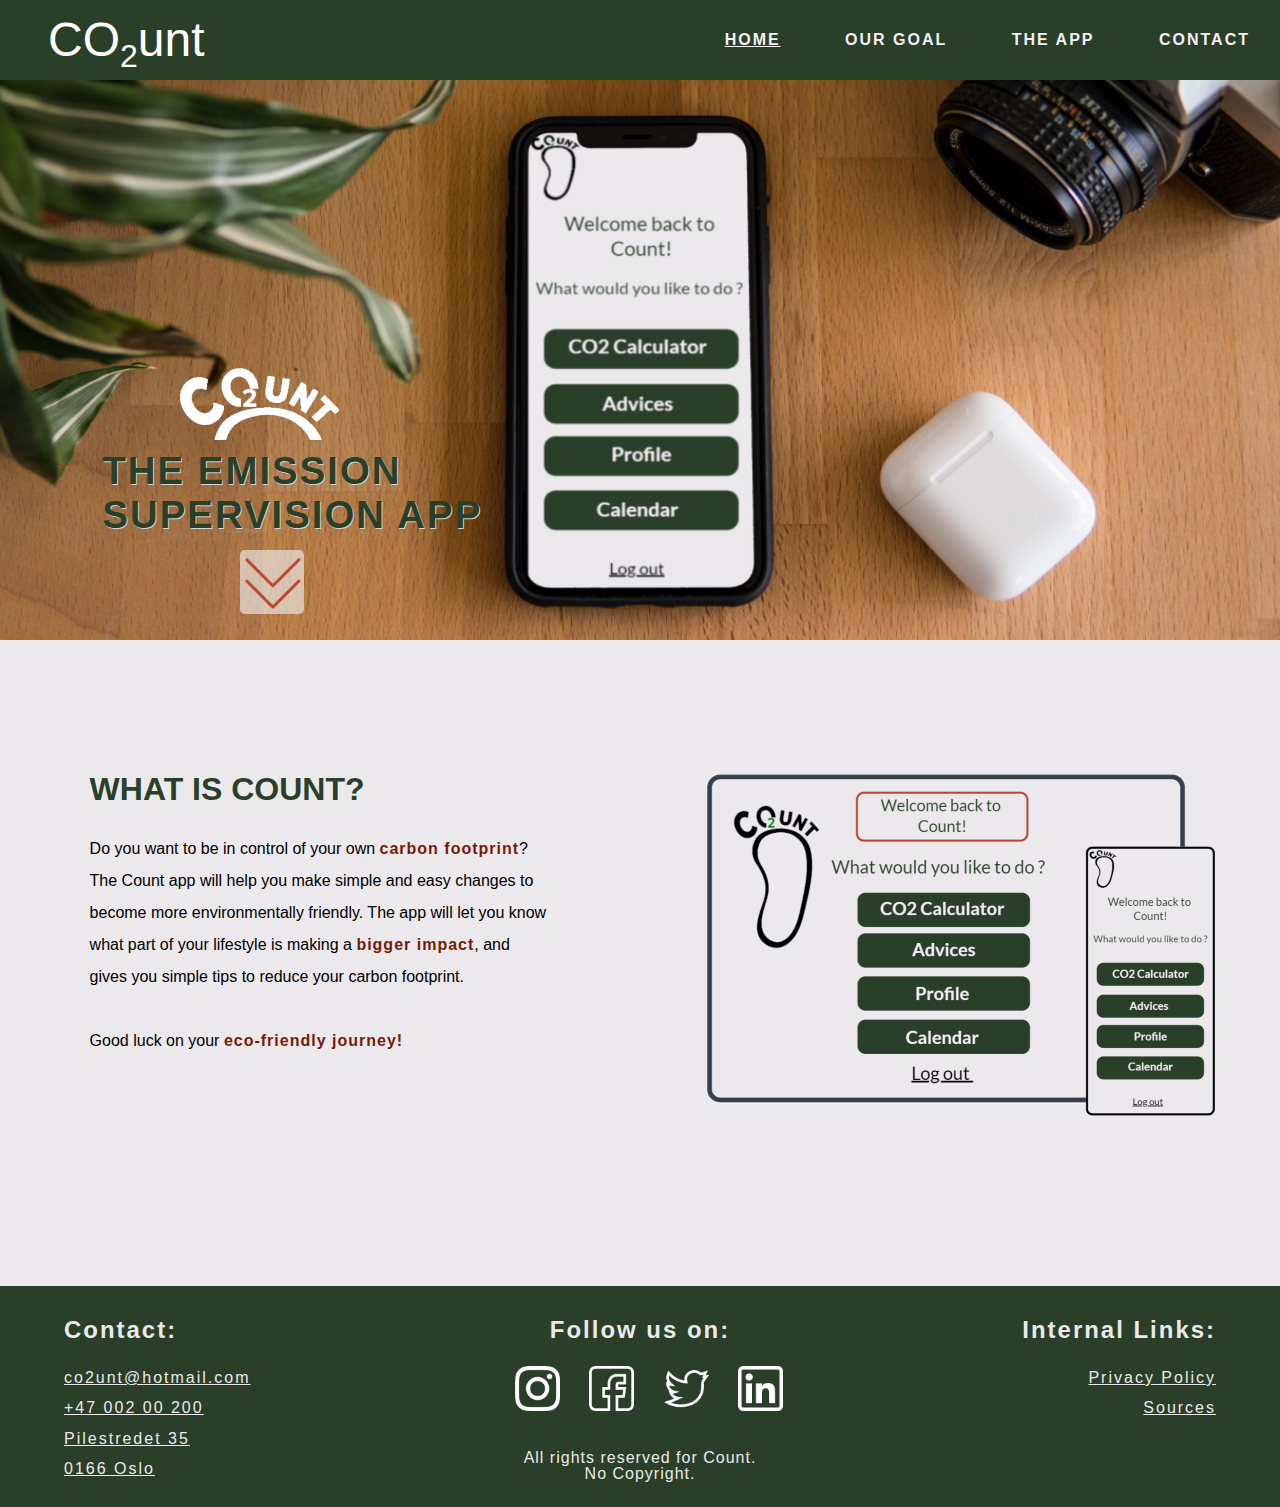
<file: index.html>
<!DOCTYPE html>
<html lang="en">

    <head>
        <meta charset="UTF-8">
        <meta name="viewport" content="width=device-width, initial-scale=1.0">
        <title>CO2unt</title>
        <link rel="stylesheet" href="style/main.css">
        <link rel="stylesheet" href="style/index.css">

    </head>
    <body>
        <header>
            <div class="navbar">

                <a href="index.html">
                    CO<sub>2</sub>unt
                </a>


                <input id="checkbox" type="checkbox" tabindex="1">
                <label for="checkbox" class="menuButton">
                    <div class="burger-bar"></div>
                    <div class="moob"> MENU</div>
                    <div class="burger-bar"></div>

                </label>
                <!--<a href="index.html"><img class="logo" src="" alt="Logo"></a>-->
                <nav>
                    <a href="index.html" id="current">home</a>
                    <a href="science.html">Our Goal</a>
                    <a href="app.html" >The App</a>
                    <a href="contact.html">Contact</a>
                    <br>
                </nav>

            </div>
        </header>

        <main id="index">

            <div id="vision">
                <img src="media/phoneOnTable.jpg" alt="Phone with count app on table">

                <h1><img id="logoInVision" src="media/half-white-large.png" alt="logo">
                    The Emission Supervision App</h1>
                <div id="arrowdown">
                    <a href="#arrowdown">

                        <img src="media/greenarrow.png" alt="scroll down">
                    </a>
                </div>
            </div>


            <div class="grid1">
                <div class="app">
                    <h1>What is Count?</h1>
                    <p>Do you want to be in control of your own <span>carbon footprint</span>? The Count app will help you make simple and easy changes to become more environmentally friendly. The app will let you know what part of your lifestyle is making a <span>bigger impact</span>, and gives you simple tips to reduce your carbon footprint.
                       <br> <br>Good luck on your <span>eco-friendly journey!</span></p>

                </div>
                <div class="app">
                    <img src="media/phoneWithApp/ipadogiphone.png" alt="Phone with app display">
                </div>
            </div>

       </main>

       <script src="script.js"></script>

     <footer class="grid1">
        <div class="app" id="coninfo">
            <h3 id="contactinfo">Contact:</h3>
            <ul>
                <li></strong> <a href="mailto:CO2unt@hotmail.com">co2unt@hotmail.com</a></li>
                <li></strong> <a href= "tel:+47002002002">+47 002 00 200</a></li>
                <li></strong><a href="https://www.google.com/maps/place/Pilestredet+Park+35,
                                      +0176+Oslo/@59.920016,10.7349278,17z/data=!3m1!4b1!4m5!3m4!1s0x46416e7be9360583:
                                      0xd6055de95de70ffa!8m2!3d59.920016!4d10.7371164" target="_blank">Pilestredet 35 <br> 0166 Oslo</a> </li>
            </ul>
        </div>

         <div class="app sosial">
             <h3>Follow us on:</h3>
           <a href="https://www.instagram.com/co2unt/" target="_blank"><img src="media/001-instagram.png" alt="Instagram link"></a>
           <a href="https://www.facebook.com/COUNT-105664638024656" target="_blank"><img src="media/002-facebook.png" alt="Facebook link"></a>
           <a href="https://twitter.com/CO2unt" target="_blank"><img src="media/004-twitter.png" alt="Twitter link"></a>
           <a href="https://www.linkedin.com/" target="_blank"><img src="media/006-linkedin.png" alt="Linkedin link"></a>
            <!--<a href="#" target="_blank"><img src="media/003-youtube.png" alt="Youtube link"></a>-->
           <p id ="copyright">All rights reserved for Count. <br> No Copyright.</p>
        </div>

        <div class="app" id="rightalign">
            <h3>Internal Links:</h3>
            <a  href="privacy.html"> Privacy Policy</a> <br>
            <a  href="sources.html"> Sources</a>
        </div>

        </footer>
    </body>
</html>
</file>
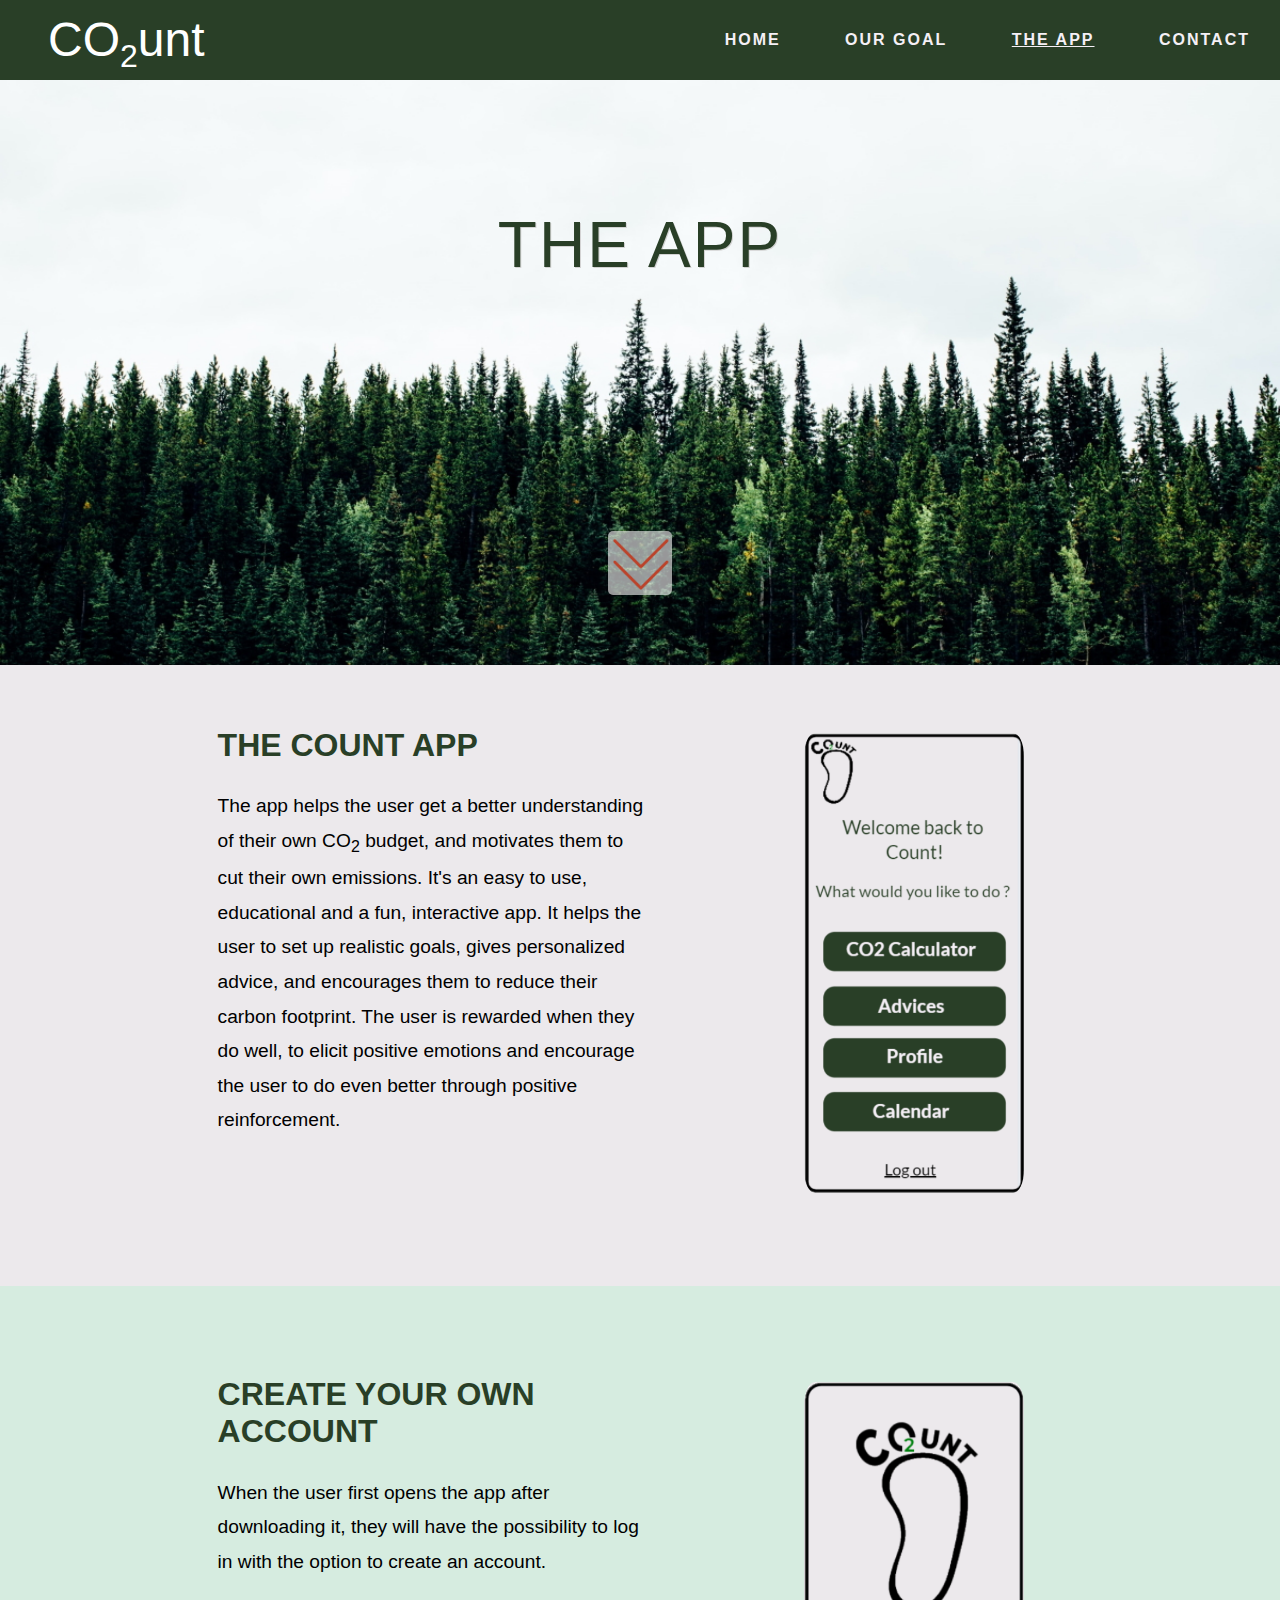
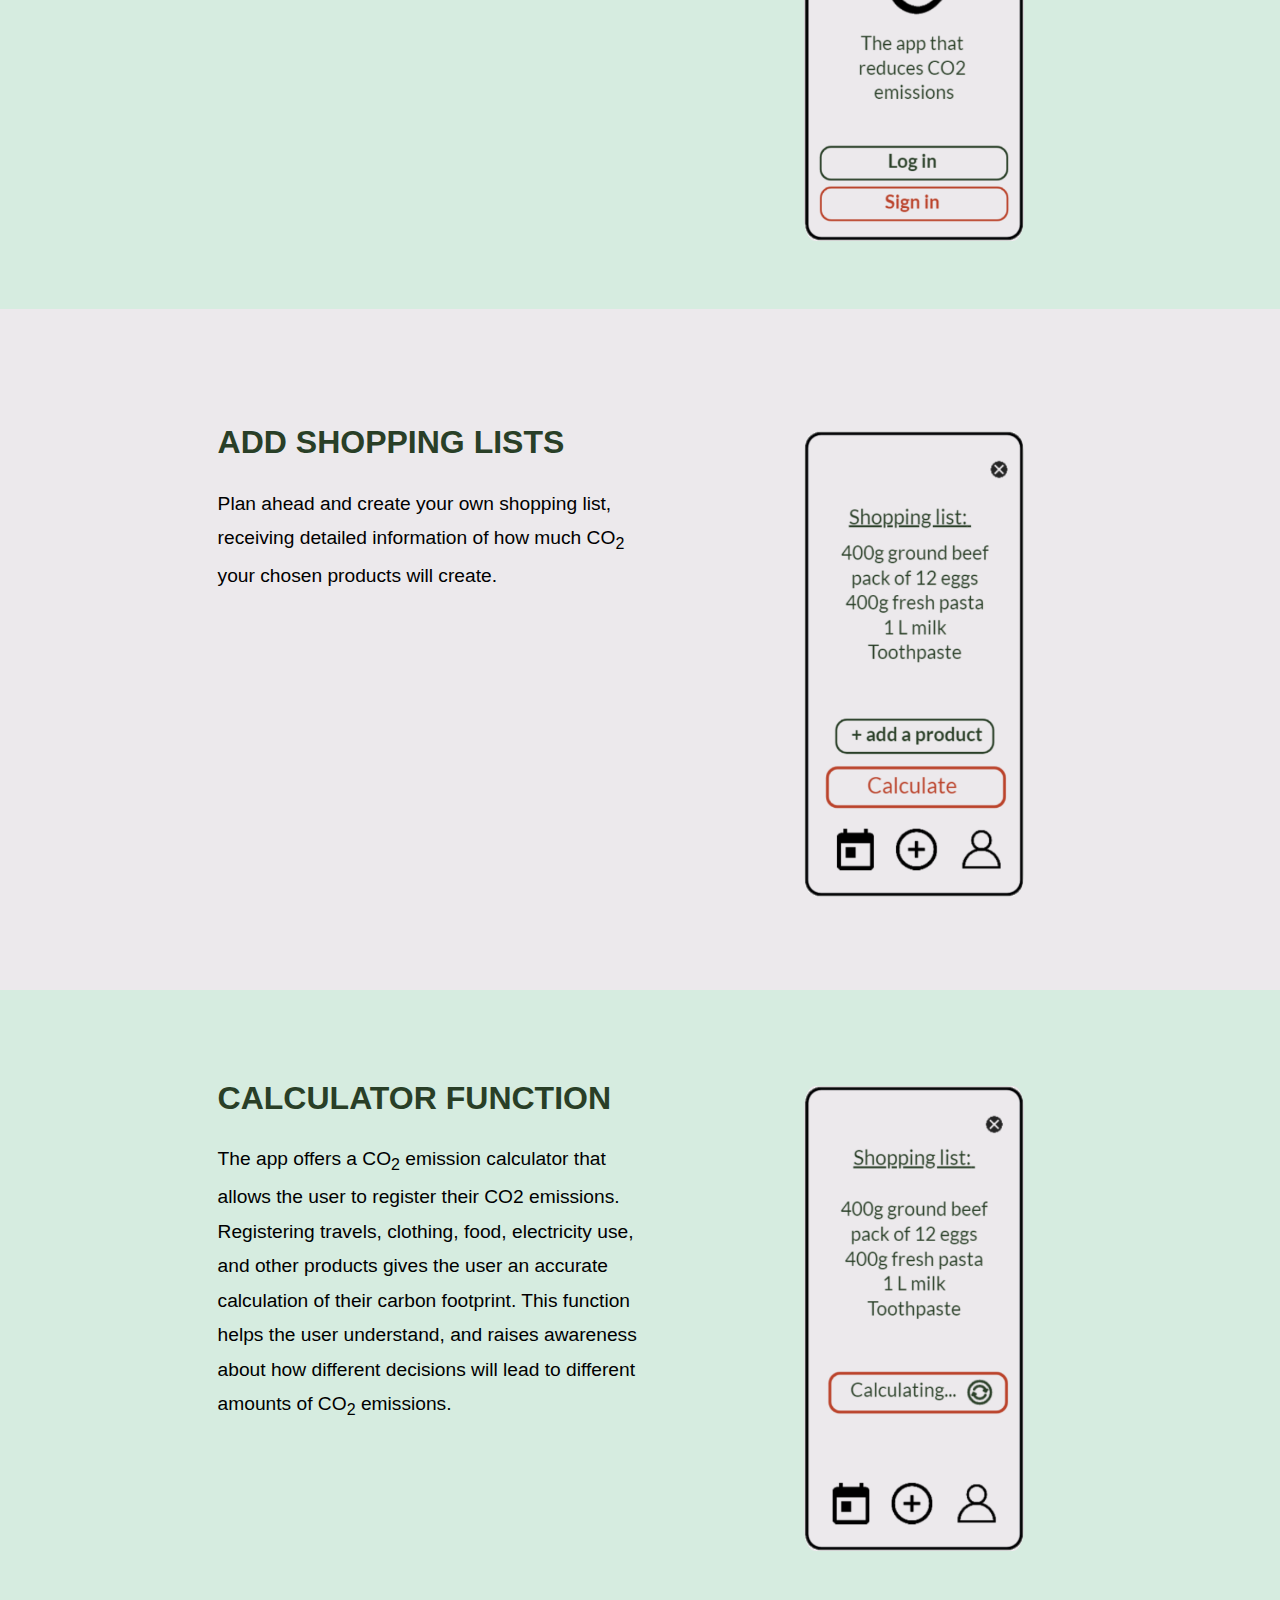
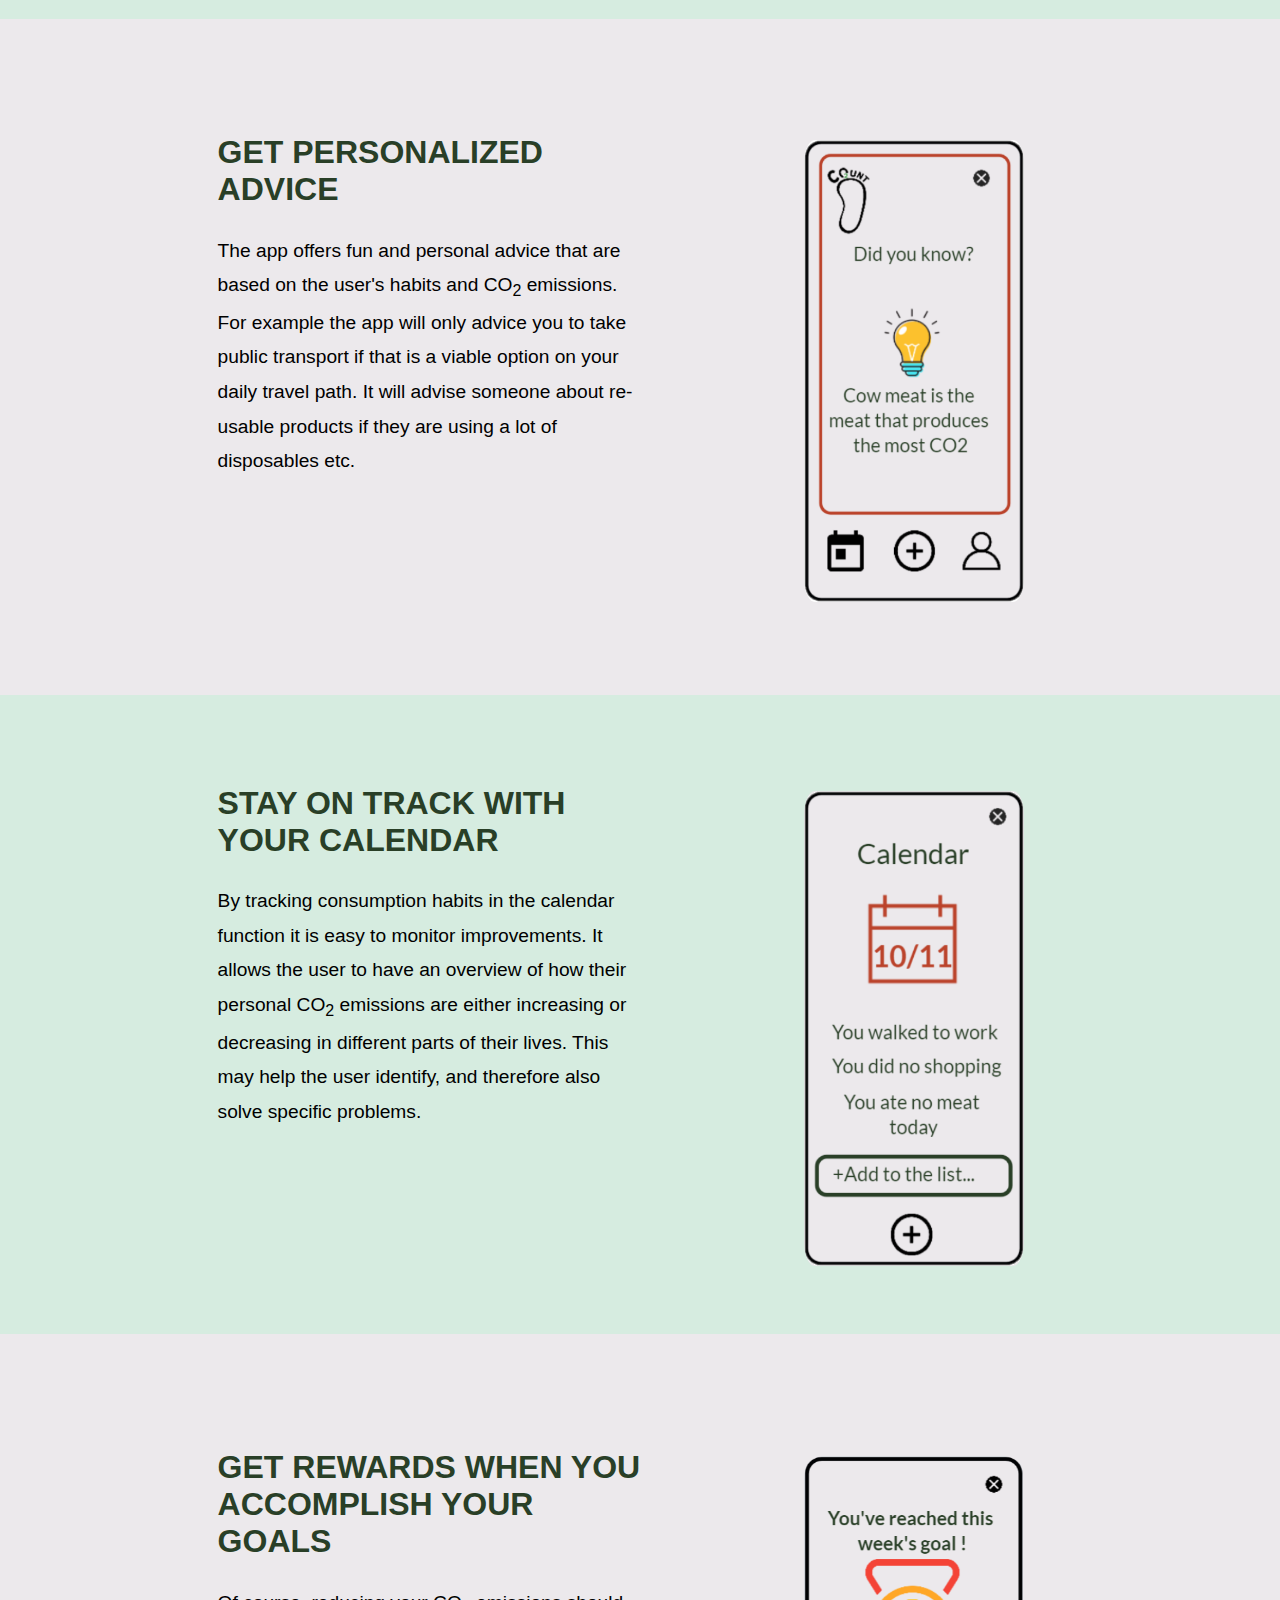
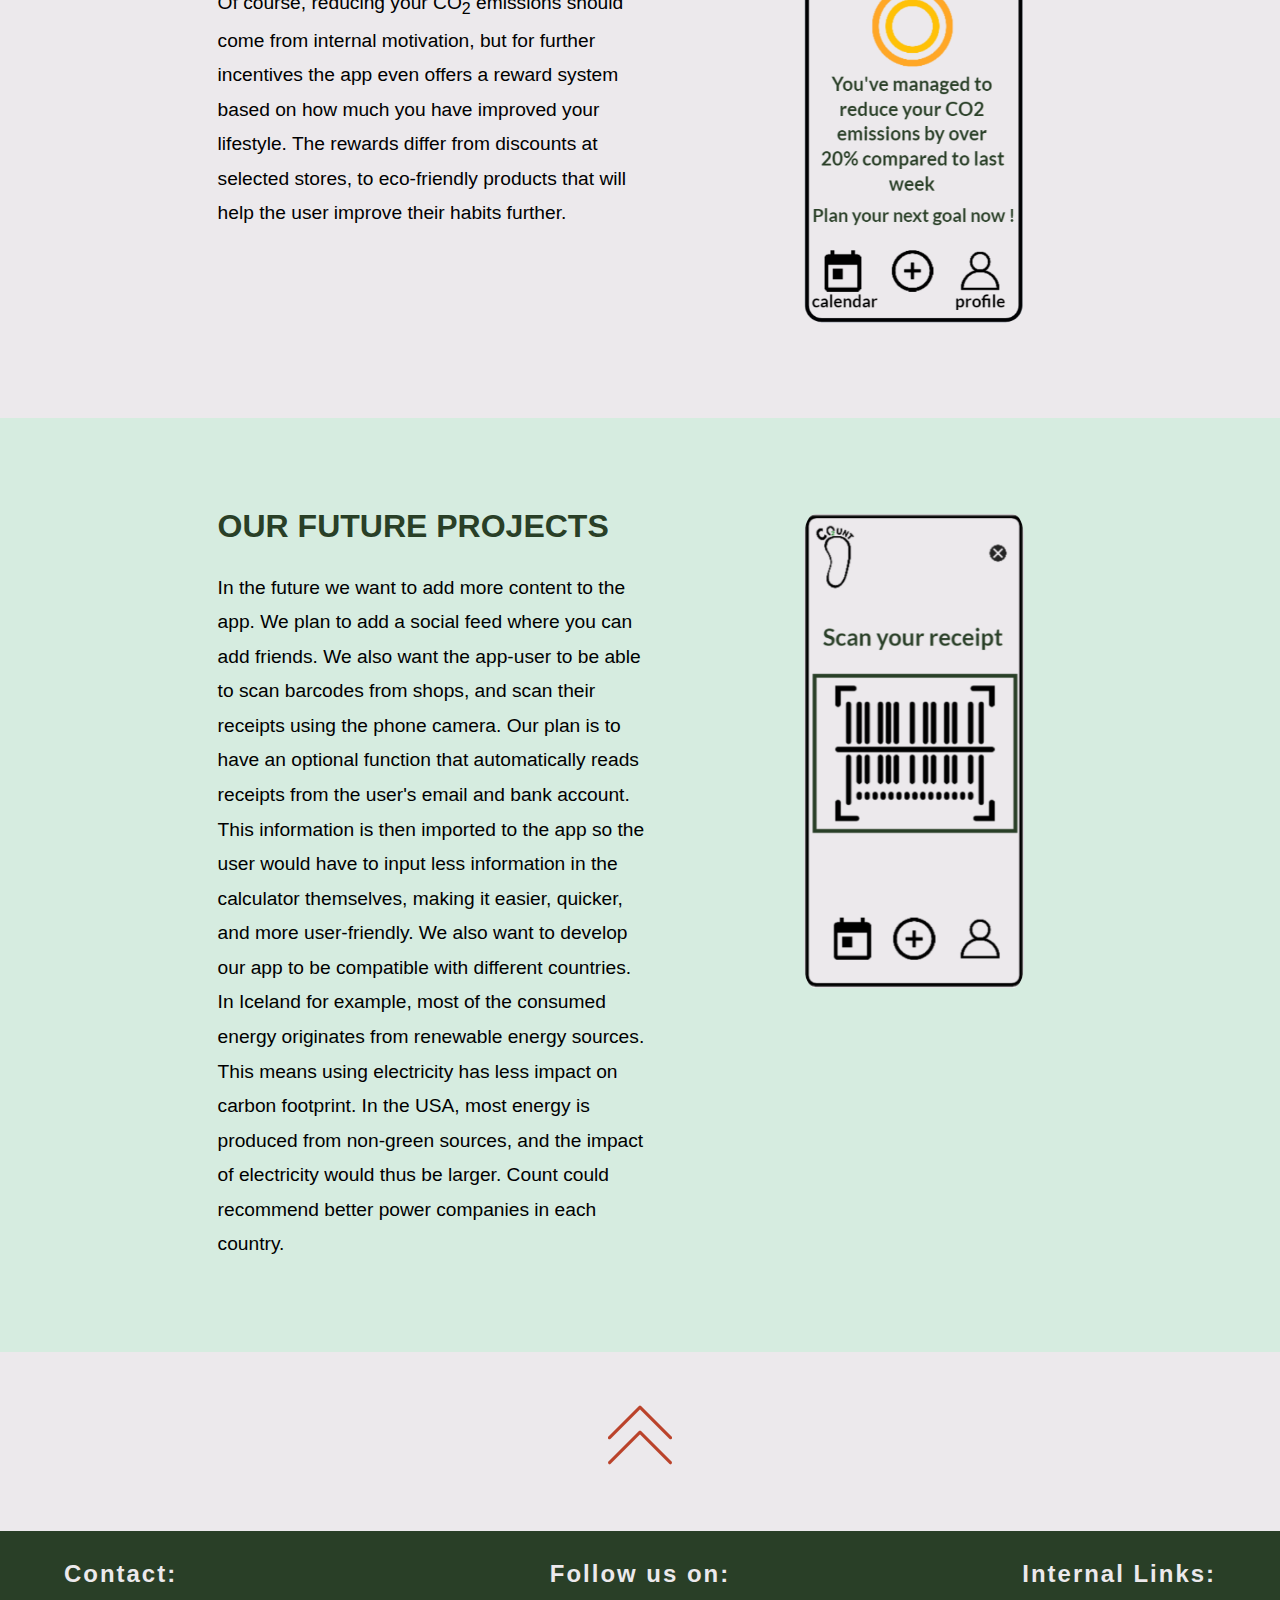
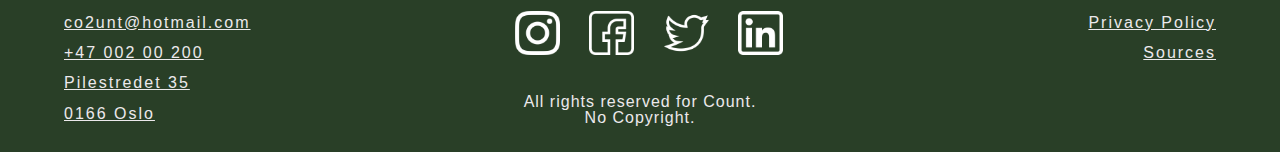
<file: app.html>
<!DOCTYPE html>
<html lang="en">

    <head>
        <meta charset="UTF-8">
        <meta name="viewport" content="width=device-width, initial-scale=1.0">
        <title>The App</title>
        <link rel="stylesheet" href="style/main.css">
        <link rel="stylesheet" href="style/app.css">
    </head>
    <body>
        <header>
            <div class="navbar">

                <a href="index.html">
                    CO<sub>2</sub>unt
                </a>


                <input id="checkbox" type="checkbox" tabindex="1">
                <label for="checkbox" class="menuButton">
                    <div class="burger-bar"></div>
                    <div class="moob"> MENU</div>
                    <div class="burger-bar"></div>

                </label>
                <!--<a href="index.html"><img class="logo" src="" alt="Logo"></a>-->
                <nav>
                    <a href="index.html">home</a>
                    <a href="science.html">Our Goal</a>
                    <a href="app.html" id="current">The App</a>
                    <a href="contact.html">Contact</a>
                    
                    <br>
                </nav>

            </div>
        </header>
        <main id="app">
            <div id="vision"><img src="media/forest.jpg" alt="forest background"> <h1>THE APP</h1></div>
            <div id="arrowdown">
                <a href="#arrowdown">

                    <img src="media/greenarrow.png" alt="scroll down">
                </a>
            </div>

        <!--Present the app-->
            <div class="grid1">

                <div class="counter">
                    <h1 id="appTittel">The Count App</h1>
                    <p>
                        The app helps the user get a better understanding of their own CO<sub>2</sub> budget,
                        and motivates them to cut their own emissions.
                        It's an easy to use, educational and a fun, interactive app.
                        It helps the user to set up realistic goals, gives personalized advice, and encourages them to reduce their carbon footprint.
                        The user is rewarded when they do well,
                        to elicit positive emotions and encourage
                         the user to do even better through positive reinforcement.

                    </p>
                </div>

                <div class="app">

                    <img src="media/phoneWithApp/mainMenu.png" alt="front screen of app">
                </div>
            </div>

       <!--Logg in section-->
        <div class="grid1 offset">

            <div class="counter">
                <h1>Create your own  account</h1>
                 <p>When the user first opens the app after downloading it,
                     they will have the possibility to log in with the option to create an account.
                 </p>
             </div>

             <div class="app">
                <img src="media/phoneWithApp/frontScreen.png" alt="Login page">
            </div>
        </div>

        <!--make a shopping list -->
        <div class="grid1">

            <div class="counter">
                <h1>Add shopping lists</h1>
                <p>Plan ahead and create your own shopping list,
                    receiving detailed information of how much CO<sub>2</sub> your chosen products will create.
                </p>
            </div>

            <div class="app">
                <img src="media/phoneWithApp/shopList1.png" alt="calculating emission from shop list">
            </div>
        </div>

       <!--Calculator function-->
       <div class="grid1 offset">

            <div class="counter">
                <h1>Calculator function</h1>
             <p>The app offers a CO<sub>2</sub> emission calculator that allows the user to register their CO<sob>2</sub> emissions. Registering travels, clothing, food, electricity use,
                 and other products gives the user an accurate calculation of their carbon footprint.
                 This function helps the user understand, and raises awareness about how different decisions
                 will lead to different amounts of CO<sub>2</sub > emissions.
             </p>
            </div>

            <div class="app">
                <img src="media/phoneWithApp/shopList2.png" alt="Shopping list with calculate button">
            </div>
        </div>

        <!--Personalised advice -->
       <div class="grid1">

            <div class="counter">
                <h1>Get personalized advice</h1>
                <p> The app offers fun and personal advice that are based on the user's habits and CO<sub>2</sub> emissions.
                  For example the app will only advice you to take public transport if that is a viable option on your daily travel path.
                  It will advise someone about re-usable products if they are using a lot of disposables etc.
                </p>
            </div>

            <div class="app">
                <img src="media/phoneWithApp/veggie.png" alt="showing a tip to eat more vegitarian diet to lower your emissions">
            </div>
        </div>

        <!--Calendar -->
        <div class="grid1 offset">

            <div class="counter">
                <h1>Stay on track with your calendar </h1>
                <p>By tracking consumption habits in the calendar function
                    it is easy to monitor improvements.
                    It allows the user to have an overview of how their personal CO<sub>2</sub> emissions
                    are either increasing or decreasing in different parts of their lives. This may help the user identify, and therefore also solve specific problems.
                </p>
            </div>

            <div class="app">
                <img src="media/phoneWithApp/calendar.png" alt="calendar">
            </div>
        </div>

        <!--The app rewards you-->
        <div class="grid1">

            <div class="counter">
                <h1>Get rewards when you accomplish your goals </h1>
                <p>Of course, reducing your CO<sub>2</sub> emissions should come from internal motivation,
                     but for further incentives the app even offers a reward system based
                      on how much you have improved your lifestyle.
                      The rewards differ from discounts at selected stores,
                      to eco-friendly products that will help the user improve their habits further.

                </p>
            </div>

            <div class="app">
                <img src="media/phoneWithApp/goalAccomplished.png" alt="accomplishment medal">
            </div>
        </div>
        <!--our future projects-->
        <div class="grid1 offset">

            <div class="counter">
                <h1>Our future projects </h1>
                <p>In the future we want to add more content to the app. We plan to
                    add a social feed where you can add friends. We also want the app-user to be
                    able to scan barcodes from shops, and scan their receipts using the phone camera. Our plan is to have an optional function
                    that automatically reads receipts from the user's email and bank account. This information is then imported
                    to the app so the user would have to input less information in the calculator themselves, making it easier, quicker, and more user-friendly.
                    We also want to develop our app to be compatible with different countries.
                    In Iceland for example, most of the consumed energy originates from renewable energy sources.
                    This means using electricity has less impact on carbon footprint.
                    In the USA, most energy is produced from non-green sources, and the impact of electricity would thus be larger.
                    Count could recommend better power companies in each country.
                </p>
            </div>

            <div class="app">
                <img src="media/phoneWithApp/scan.png" alt="this is a mountain">
            </div>
        </div>

        <div id="arrowup">
            <a href="#vision">

                <img src="media/arrow-down-sign-to-navigate.png" alt="scroll down">
            </a>
        </div>

    </main>

        <script src="script.js"></script>


        <footer class="grid1" id="app_footer">
            <div class="app" id="coninfo">
                <h3 id="contactinfo">Contact:</h3>
                <ul>
                    <li></strong> <a href="mailto:CO2unt@hotmail.com">co2unt@hotmail.com</a></li>
                    <li></strong> <a href= "tel:+47002002002">+47 002 00 200</a></li>
                    <li></strong><a href="https://www.google.com/maps/place/Pilestredet+Park+35,
                                          +0176+Oslo/@59.920016,10.7349278,17z/data=!3m1!4b1!4m5!3m4!1s0x46416e7be9360583:
                                          0xd6055de95de70ffa!8m2!3d59.920016!4d10.7371164" target="_blank">Pilestredet 35 <br> 0166 Oslo</a> </li>
                </ul>
            </div>

             <div class="app sosial">
                 <h3>Follow us on:</h3>
               <a href="https://www.instagram.com/co2unt/" target="_blank"><img src="media/001-instagram.png" alt="Instagram link"></a>
               <a href="https://www.facebook.com/COUNT-105664638024656" target="_blank"><img src="media/002-facebook.png" alt="Facebook link"></a>
               <a href="https://twitter.com/CO2unt" target="_blank"><img src="media/004-twitter.png" alt="Twitter link"></a>
               <a href="https://www.linkedin.com/" target="_blank"><img src="media/006-linkedin.png" alt="Linkedin link"></a>
               <p id ="copyright">All rights reserved for Count. <br> No Copyright.</p>
            </div>

            <div class="app" id="rightalign">
                <h3>Internal Links:</h3>
                <a  href="privacy.html" > Privacy Policy</a> <br>
                <a  href="sources.html" > Sources</a>
            </div>

            </footer>
    </body>
</html>
</file>
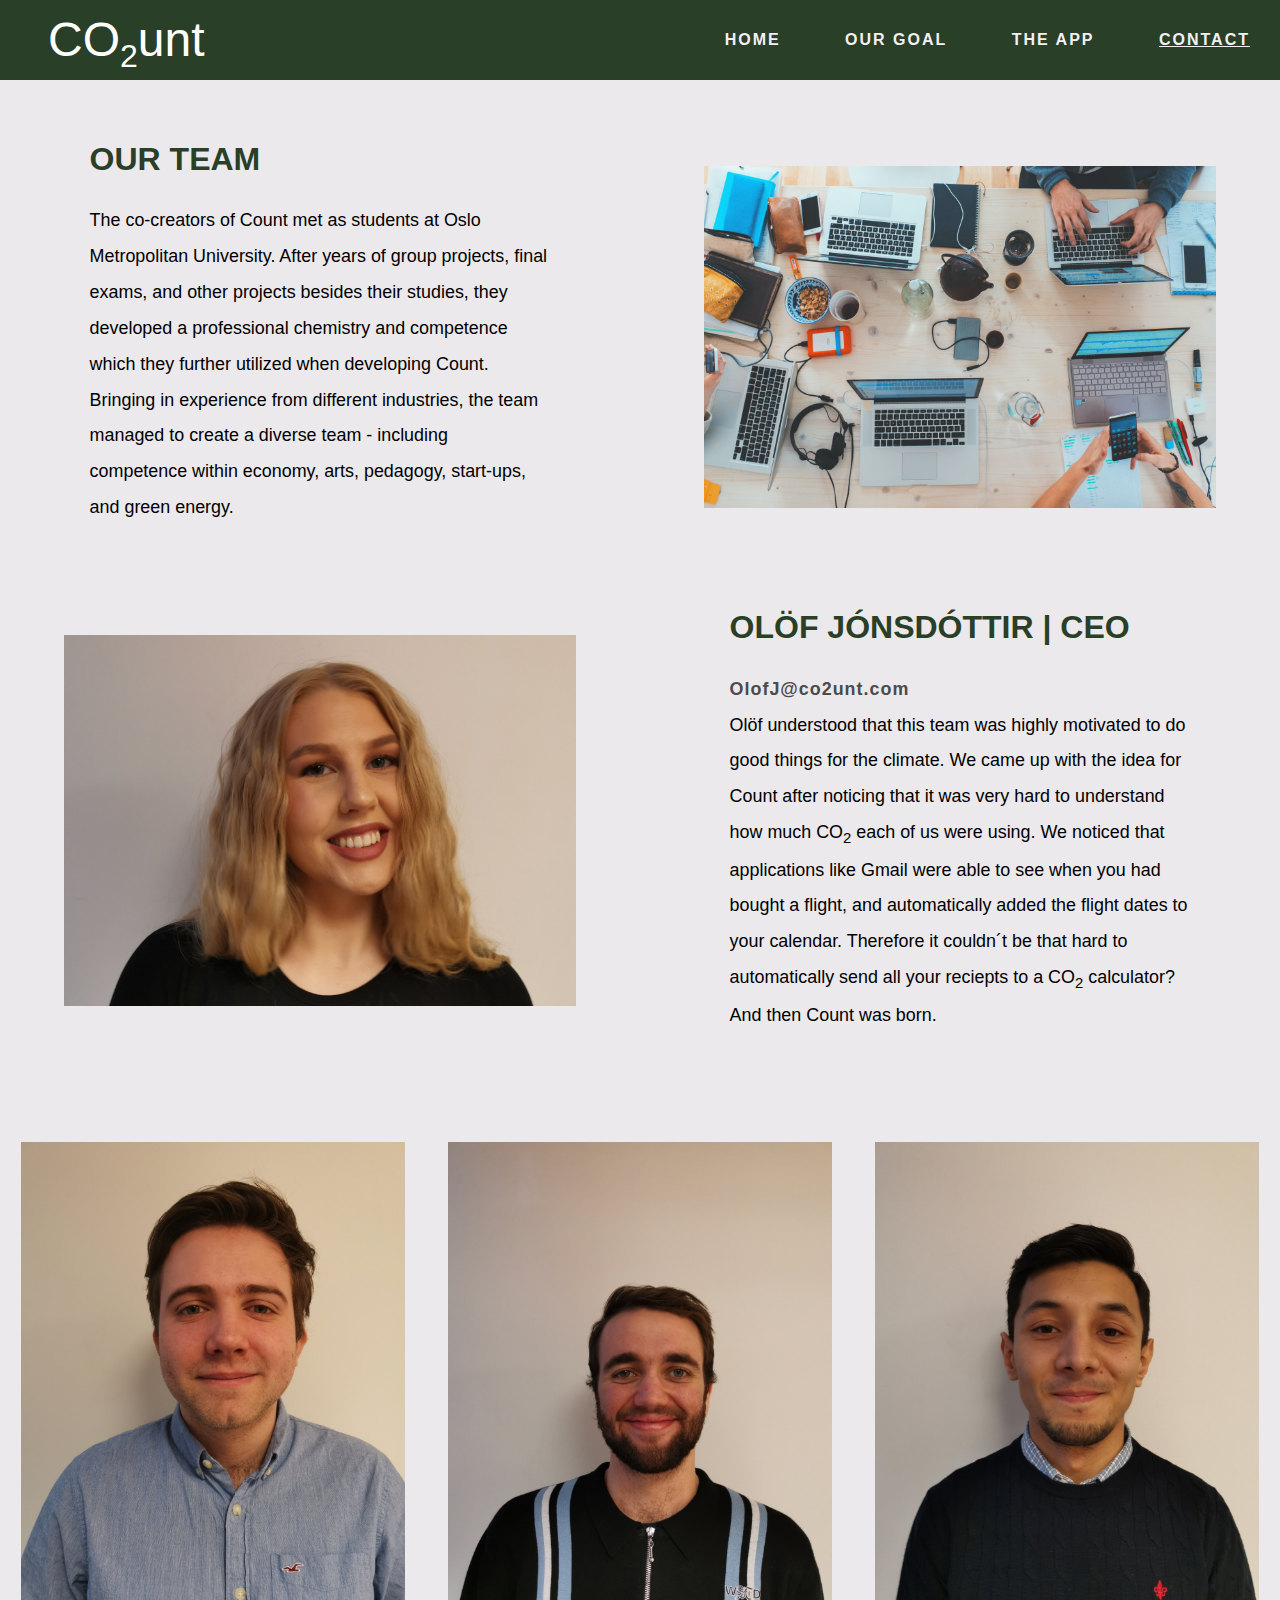
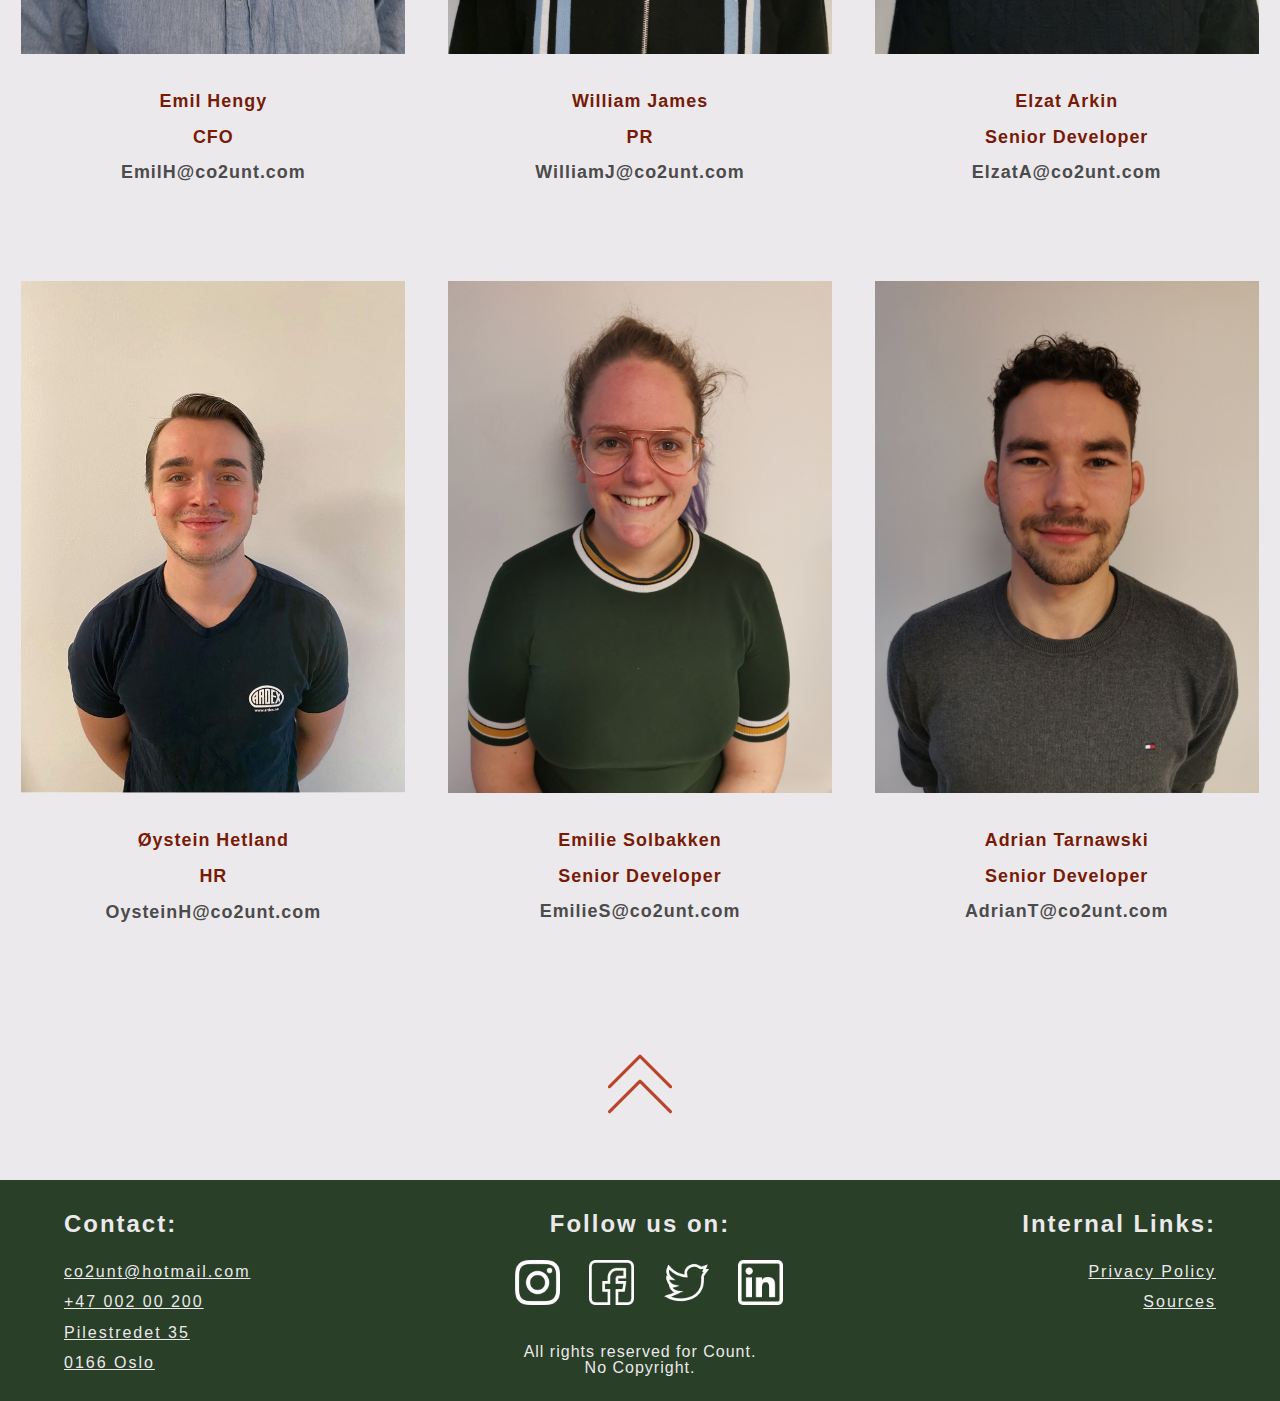
<file: contact.html>
<!DOCTYPE html>
<html lang="en">

    <head>
    <meta charset="UTF-8">
    <meta name="viewport" content="width=device-width, initial-scale=1.0">
    <title>Our Team</title>
    <link rel="stylesheet" href="style/main.css">
    <link rel="stylesheet" href="style/contact.css">
    </head>
<body>
    <header>
        <div class="navbar">

            <a href="index.html">
                CO<sub>2</sub>unt
            </a>


            <input id="checkbox" type="checkbox" tabindex="1">
            <label for="checkbox" class="menuButton">
                <div class="burger-bar"></div>
                <div class="moob"> MENU</div>
                <div class="burger-bar"></div>

            </label>
            <!--<a href="index.html"><img class="logo" src="" alt="Logo"></a>-->
            <nav>
                <a href="index.html">home</a>
                <a href="science.html">Our Goal</a>
                <a href="app.html">The App</a>
                <a href="contact.html" id="current">Contact</a>
                
                <br>
            </nav>

        </div>
    </header>
    <main id="contact">

       <div class="grid1">
           <div class="app">
               <h1>Our Team</h1>
               <p>The co-creators of Count met as students at Oslo Metropolitan University.
                After years of group projects, final exams, and other projects besides their studies,
                they developed a professional chemistry and competence which they further utilized when developing Count.
                Bringing in experience from different industries, the team managed to create a diverse team -
                including competence within economy, arts, pedagogy, start-ups, and green energy.</p>
           </div>
           <div class="app">
               <img src="media/teampic.jpg" alt="Picture of the team">
           </div>
       </div>

    <div class="grid1">
        <div class="app">
            <img src="media/Olof.jpg" alt="Picture of CEO" class="staffpics">
        </div>
        <div class="app">
            <h1>Olöf Jónsdóttir | CEO</h1>
            <p>
              <span class="mail">OlofJ@co2unt.com</span> <br>
                Olöf understood that this team was highly motivated to do good
                things for the climate.
                We came up with the idea for Count after noticing that
                it was very hard to understand how much CO<sub>2</sub> each of us were using.
                We noticed that applications like Gmail were able to see when you had bought a flight,
                and automatically added the flight dates to your calendar.
                Therefore it couldn´t be that hard to automatically send all your
                reciepts to a CO<sub>2</sub> calculator?
                 And then Count was born.


            </p>
        </div>
    </div>

    <div class="grid1 staff">
        <div class="row">
            <div class="app">
                <img src="media/Emil2.jpg" alt="Picture of CFO" class="staffpics">
                <p> <strong> <b>Emil Hengy</b> <br> CFO <br> </strong> <span class="mail">EmilH@co2unt.com</span></p>
            </div>
            <div class="app">
                <img src="media/oystein.jpg" alt="Picture of HR manager" class="staffpics">
                <p><b> <strong> Øystein Hetland</b><br> HR <br> </strong> <span class="mail">OysteinH@co2unt.com</span></p>
            </div>
        </div>

        <div class="row">
            <div class="app">
                <img src="media/William2.jpg" alt="Picture of PR manager" class="staffpics" >
                <p><b> <strong>William James</b> <br> PR <br> </strong> <span class="mail">WilliamJ@co2unt.com</span></p>
            </div>

            <div class="app">
                <img class="staffpics"src="media/Emilie.jpg" alt="Picture of a developer" >
                <p><b>Emilie Solbakken <strong></b><br> Senior Developer <br> </strong> <span class="mail">EmilieS@co2unt.com</span></p>
            </div>
        </div>
        
        <div class="row">
            <div class="app">
                <img class="staffpics" src="media/Elzat.jpg" alt="Picture of a developer">
                <p><b>Elzat Arkin <strong></b><br> Senior Developer <br> </strong> <span class="mail">ElzatA@co2unt.com</span></p>
            </div>
            <div class="app">
                <img src="media/Adrian.jpg" alt="Picture of a developer" class="staffpics">
                <p><b>Adrian Tarnawski <strong></b><br> Senior Developer <br> </strong> <span class="mail">AdrianT@co2unt.com</span></p>
            </div>
        </div>
    </div>

    <div id="arrowup">
        <a href="#contact">

            <img src="media/arrow-down-sign-to-navigate.png" alt="scroll up">
        </a>
    </div>


        <script src="script.js"></script>
    </main>
    <footer class="grid1">
        <div class="app" id="coninfo">
            <h3 id="contactinfo">Contact:</h3>
            <ul>
                <li></strong> <a href="mailto:CO2unt@hotmail.com">co2unt@hotmail.com</a></li>
                <li></strong> <a href= "tel:+47002002002">+47 002 00 200</a></li>
                <li></strong><a href="https://www.google.com/maps/place/Pilestredet+Park+35,
                                      +0176+Oslo/@59.920016,10.7349278,17z/data=!3m1!4b1!4m5!3m4!1s0x46416e7be9360583:
                                      0xd6055de95de70ffa!8m2!3d59.920016!4d10.7371164" target="_blank">Pilestredet 35 <br> 0166 Oslo</a> </li>
            </ul>
        </div>

         <div class="app sosial">
             <h3>Follow us on:</h3>
           <a href="https://www.instagram.com/co2unt/" target="_blank"><img src="media/001-instagram.png" alt="Instagram link"></a>
           <a href="https://www.facebook.com/COUNT-105664638024656" target="_blank"><img src="media/002-facebook.png" alt="Facebook link"></a>
           <a href="https://twitter.com/CO2unt" target="_blank"><img src="media/004-twitter.png" alt="Twitter link"></a>
           <a href="https://www.linkedin.com/" target="_blank"><img src="media/006-linkedin.png" alt="Linkedin link"></a>
           <p id ="copyright">All rights reserved for Count. <br> No Copyright.</p>
        </div>

        <div class="app" id="rightalign">
            <h3>Internal Links:</h3>
            <a  href="privacy.html" > Privacy Policy</a> <br>
            <a  href="sources.html" > Sources</a>
        </div>

        </footer>
</body>
</html>
</file>
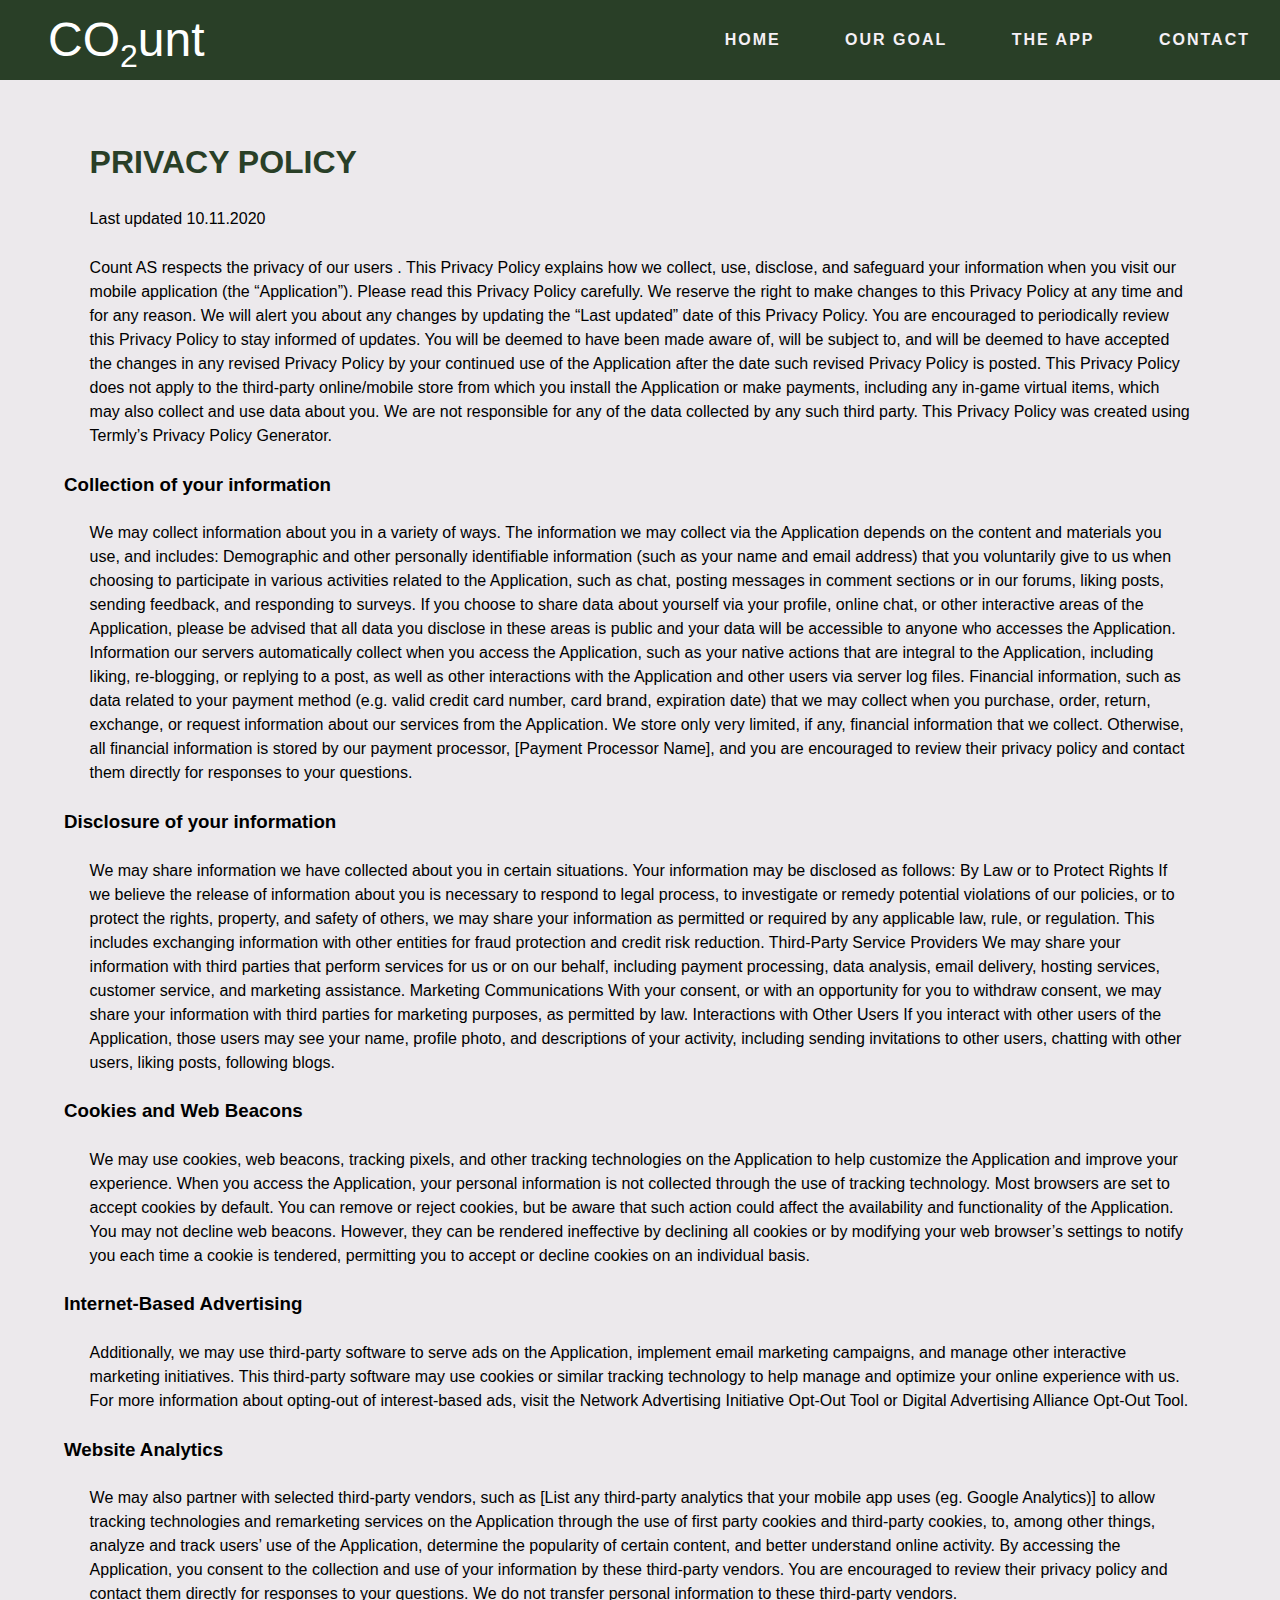
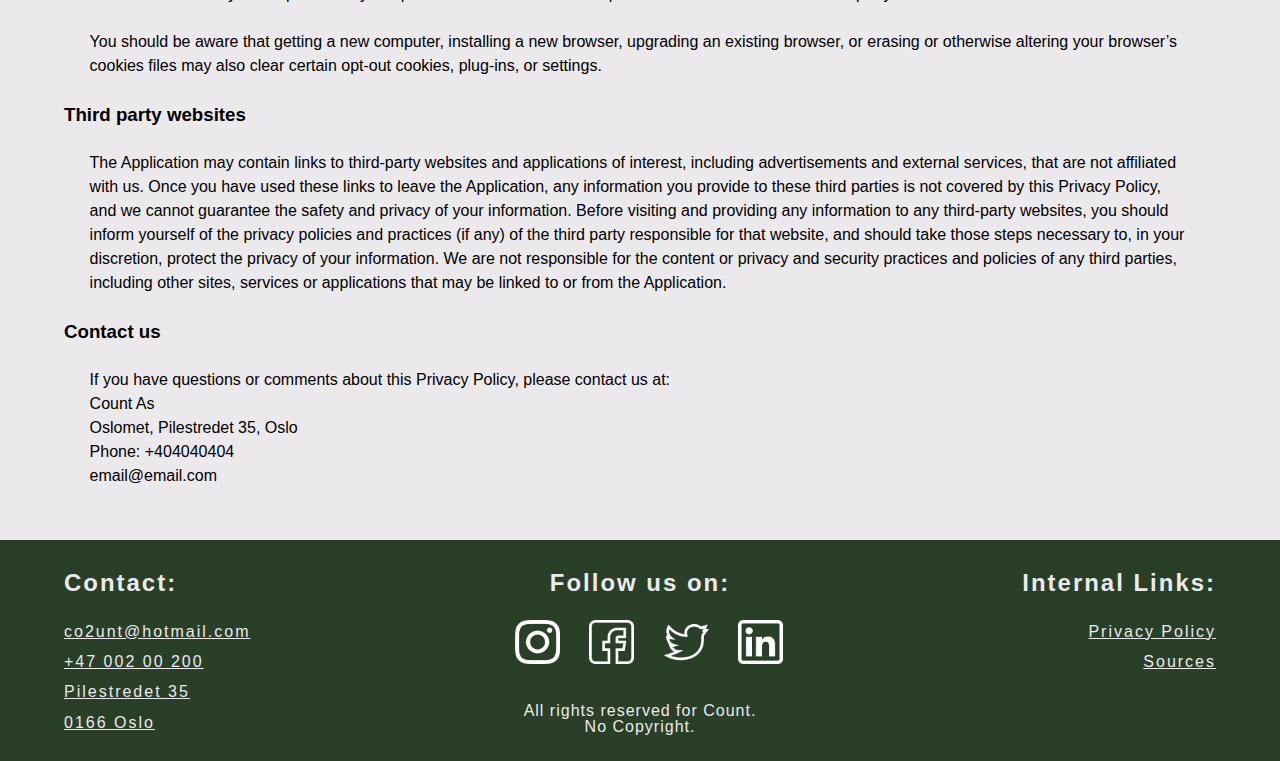
<file: privacy.html>
<!DOCTYPE html>
<html lang="en">

    <head>
        <meta charset="UTF-8">
        <meta name="viewport" content="width=device-width, initial-scale=1.0">
        <title>Privacy</title>
        <link rel="stylesheet" href="style/main.css">
        <link rel="stylesheet" href="style/privacy.css">

    </head>
    <body>
        <header>
            <div class="navbar">

                <a href="index.html">
                    CO<sub>2</sub>unt
                </a>


                <input id="checkbox" type="checkbox" tabindex="1">
                <label for="checkbox" class="menuButton">
                    <div class="burger-bar"></div>
                    <div class="moob"> MENU</div>
                    <div class="burger-bar"></div>

                </label>
                <!--<a href="index.html"><img class="logo" src="" alt="Logo"></a>-->
                <nav>
                    <a href="index.html">home</a>
                    <a href="science.html">Our Goal</a>
                    <a href="app.html" id="current">The App</a>
                    <a href="contact.html">Contact</a>
                    
                    <br>
                </nav>

            </div>
        </header>

        <main id="privacy">

            <div class="grid1">
                <div class="app">
                    <h1><strong>Privacy Policy </strong></h1>

<p>Last updated 10.11.2020</p>

<p>Count AS respects the privacy of our users . This Privacy Policy explains how we collect, use, disclose, and safeguard your information when you visit our mobile application (the “Application”). Please read this Privacy Policy carefully.

We reserve the right to make changes to this Privacy Policy at any time and for any reason. We will alert you about any changes by updating the “Last updated” date of this Privacy Policy. You are encouraged to periodically review this Privacy Policy to stay informed of updates. You will be deemed to have been made aware of, will be subject to, and will be deemed to have accepted the changes in any revised Privacy Policy by your continued use of the Application after the date such revised Privacy Policy is posted.

This Privacy Policy does not apply to the third-party online/mobile store from which you install the Application or make payments, including any in-game virtual items, which may also collect and use data about you. We are not responsible for any of the data collected by any such third party.

This Privacy Policy was created using Termly’s Privacy Policy Generator.
</p>

<h3>Collection of your information</h3>
<p>
We may collect information about you in a variety of ways. The information we may collect via the Application depends on the content and materials you use, and includes:



Demographic and other personally identifiable information (such as your name and email address) that you voluntarily give to us when choosing to participate in various activities related to the Application, such as chat, posting messages in comment sections or in our forums, liking posts, sending feedback, and responding to surveys. If you choose to share data about yourself via your profile, online chat, or other interactive areas of the Application, please be advised that all data you disclose in these areas is public and your data will be accessible to anyone who accesses the Application.



Information our servers automatically collect when you access the Application, such as your native actions that are integral to the Application, including liking, re-blogging, or replying to a post, as well as other interactions with the Application and other users via server log files.



Financial information, such as data related to your payment method (e.g. valid credit card number, card brand, expiration date) that we may collect when you purchase, order, return, exchange, or request information about our services from the Application. We store only very limited, if any, financial information that we collect. Otherwise, all financial information is stored by our payment processor, [Payment Processor Name], and you are encouraged to review their privacy policy and contact them directly for responses to your questions.
</p>


<h3>Disclosure of your information</h3>
<p>
We may share information we have collected about you in certain situations. Your information may be disclosed as follows:

By Law or to Protect Rights

If we believe the release of information about you is necessary to respond to legal process, to investigate or remedy potential violations of our policies, or to protect the rights, property, and safety of others, we may share your information as permitted or required by any applicable law, rule, or regulation. This includes exchanging information with other entities for fraud protection and credit risk reduction.

Third-Party Service Providers

We may share your information with third parties that perform services for us or on our behalf, including payment processing, data analysis, email delivery, hosting services, customer service, and marketing assistance.

Marketing Communications

With your consent, or with an opportunity for you to withdraw consent, we may share your information with third parties for marketing purposes, as permitted by law.

Interactions with Other Users

If you interact with other users of the Application, those users may see your name, profile photo, and descriptions of your activity, including sending invitations to other users, chatting with other users, liking posts, following blogs.
</p>


<h3>Cookies and Web Beacons</h3>

<p>We may use cookies, web beacons, tracking pixels, and other tracking technologies on the Application to help customize the Application and improve your experience. When you access the Application, your personal information is not collected through the use of tracking technology. Most browsers are set to accept cookies by default. You can remove or reject cookies, but be aware that such action could affect the availability and functionality of the Application. You may not decline web beacons. However, they can be rendered ineffective by declining all cookies or by modifying your web browser’s settings to notify you each time a cookie is tendered, permitting you to accept or decline cookies on an individual basis.
</p>
<h3>Internet-Based Advertising</h3>

<p>Additionally, we may use third-party software to serve ads on the Application, implement email marketing campaigns, and manage other interactive marketing initiatives. This third-party software may use cookies or similar tracking technology to help manage and optimize your online experience with us. For more information about opting-out of interest-based ads, visit the Network Advertising Initiative Opt-Out Tool or Digital Advertising Alliance Opt-Out Tool.
</p>
<h3>Website Analytics</h3>
<p>
We may also partner with selected third-party vendors, such as [List any third-party analytics that your mobile app uses (eg. Google Analytics)] to allow tracking technologies and remarketing services on the Application through the use of first party cookies and third-party cookies, to, among other things, analyze and track users’ use of the Application, determine the popularity of certain content, and better understand online activity. By accessing the Application, you consent to the collection and use of your information by these third-party vendors. You are encouraged to review their privacy policy and contact them directly for responses to your questions. We do not transfer personal information to these third-party vendors.
<br><br>
You should be aware that getting a new computer, installing a new browser, upgrading an existing browser, or erasing or otherwise altering your browser’s cookies files may also clear certain opt-out cookies, plug-ins, or settings.
</p>
<h3>Third party websites</h3>

<p>The Application may contain links to third-party websites and applications of interest, including advertisements and external services, that are not affiliated with us. Once you have used these links to leave the Application, any information you provide to these third parties is not covered by this Privacy Policy, and we cannot guarantee the safety and privacy of your information. Before visiting and providing any information to any third-party websites, you should inform yourself of the privacy policies and practices (if any) of the third party responsible for that website, and should take those steps necessary to, in your discretion, protect the privacy of your information. We are not responsible for the content or privacy and security practices and policies of any third parties, including other sites, services or applications that may be linked to or from the Application.
</p>

<h3>Contact us</h3>

<p>If you have questions or comments about this Privacy Policy, please contact us at:


<br>
Count As
<br>
Oslomet, Pilestredet 35, Oslo
<br>
Phone: +404040404
<br>
email@email.com</p>
                </div>

            </div>

       </main>

       <script src="script.js"></script>
       <footer class="grid1">
        <div class="app" id="coninfo">
            <h3 id="contactinfo">Contact:</h3>
            <ul>
                <li></strong> <a href="mailto:CO2unt@hotmail.com">co2unt@hotmail.com</a></li>
                <li></strong> <a href= "tel:+47002002002">+47 002 00 200</a></li>
                <li></strong><a href="https://www.google.com/maps/place/Pilestredet+Park+35,
                                      +0176+Oslo/@59.920016,10.7349278,17z/data=!3m1!4b1!4m5!3m4!1s0x46416e7be9360583:
                                      0xd6055de95de70ffa!8m2!3d59.920016!4d10.7371164" target="_blank">Pilestredet 35 <br> 0166 Oslo</a> </li>
            </ul>
        </div>

         <div class="app sosial">
             <h3>Follow us on:</h3>
           <a href="https://www.instagram.com/co2unt/" target="_blank"><img src="media/001-instagram.png" alt="Instagram link"></a>
           <a href="https://www.facebook.com/COUNT-105664638024656" target="_blank"><img src="media/002-facebook.png" alt="Facebook link"></a>
           <a href="https://twitter.com/CO2unt" target="_blank"><img src="media/004-twitter.png" alt="Twitter link"></a>
           <a href="https://www.linkedin.com/" target="_blank"><img src="media/006-linkedin.png" alt="Linkedin link"></a>
           <p id ="copyright">All rights reserved for Count. <br> No Copyright.</p>
        </div>

        <div class="app" id="rightalign">
            <h3>Internal Links:</h3>
            <a  href="privacy.html" > Privacy Policy</a> <br>
            <a  href="sources.html" > Sources</a>
        </div>

        </footer>
    </body>
</html>
</file>
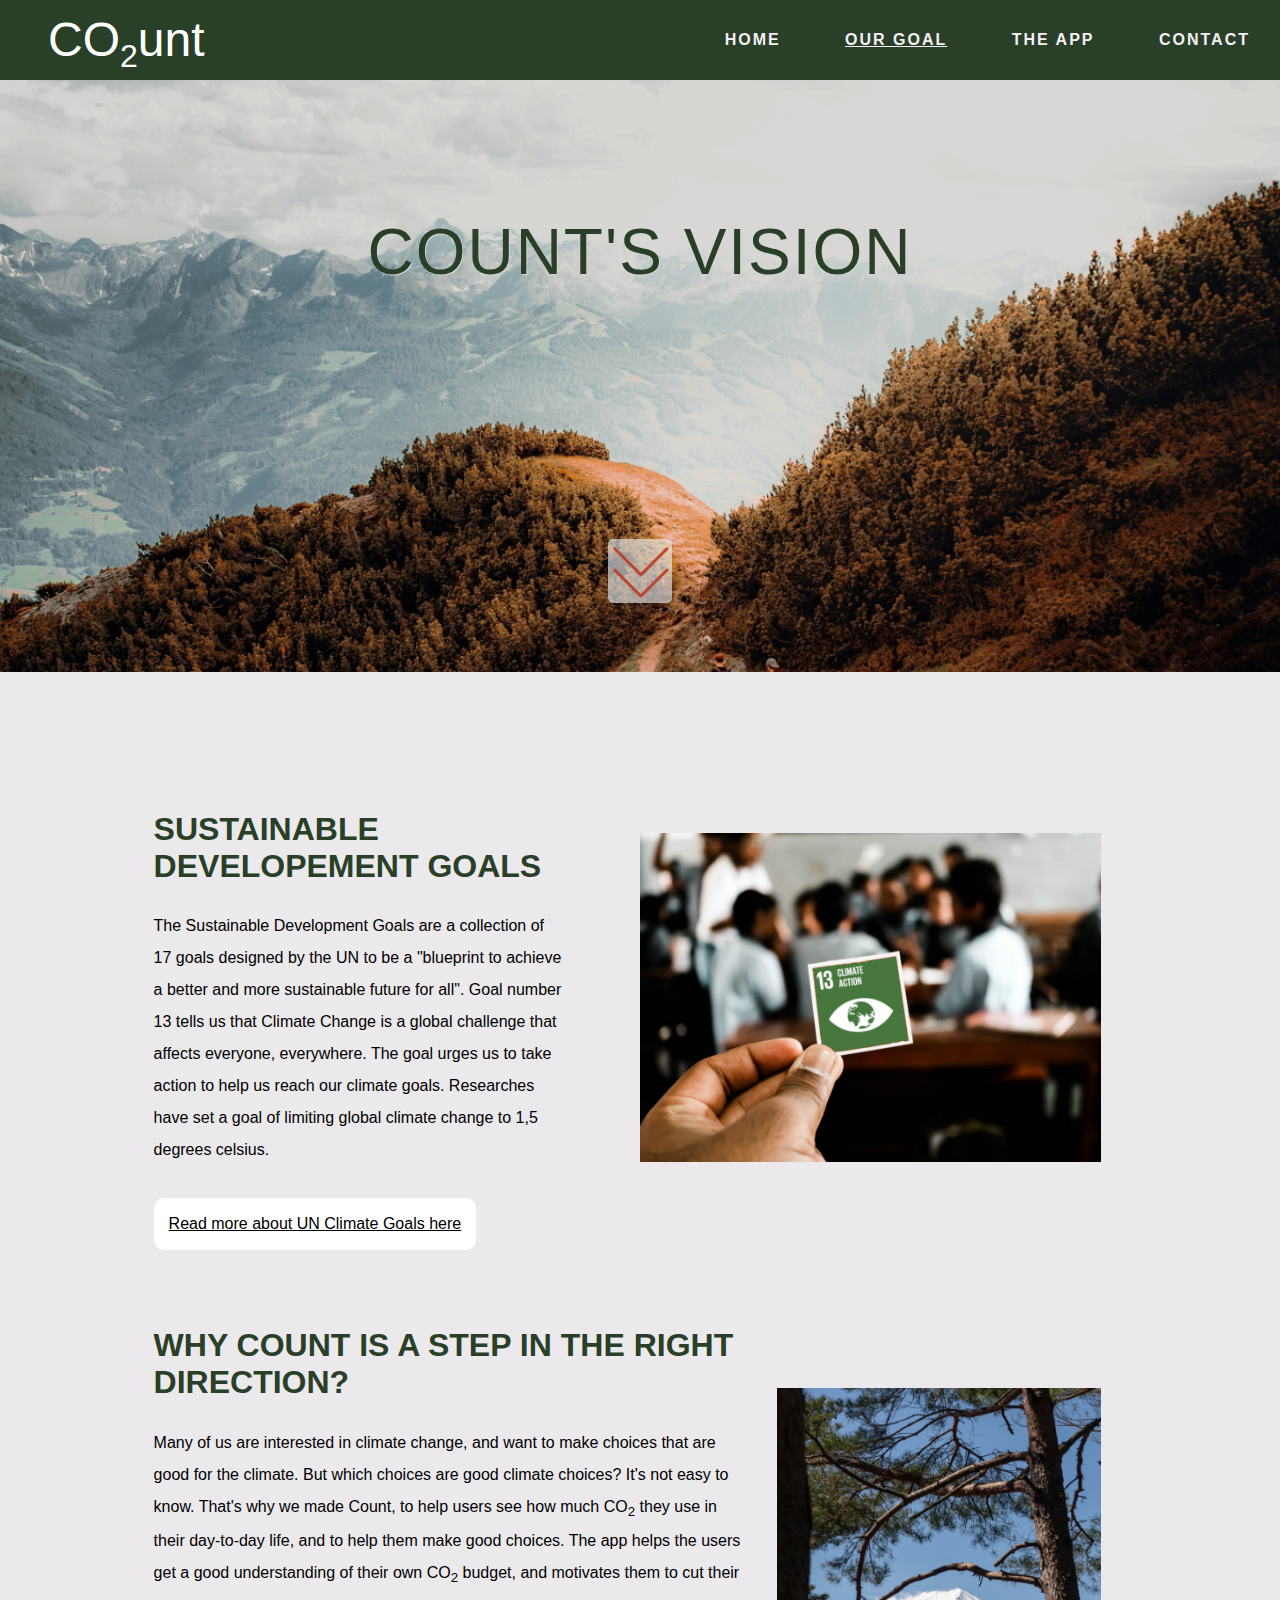
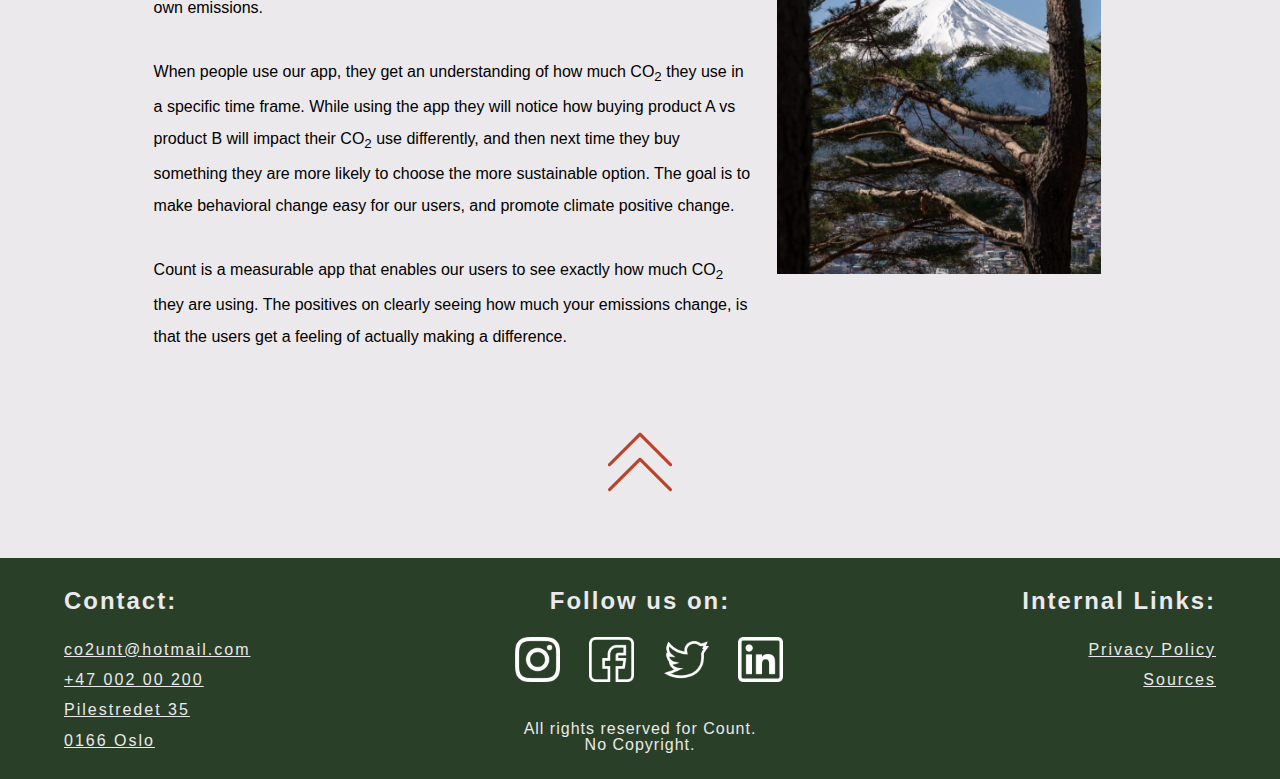
<file: science.html>
<!DOCTYPE html>
<html lang="en">

    <head>
        <meta charset="UTF-8">
        <meta name="viewport" content="width=device-width, initial-scale=1.0">
        <title>Our Goal</title>
        <link rel="stylesheet" href="style/main.css">
        <link rel="stylesheet" href="style/science.css">
        
        <br>
    </head>
    <body>
        <header>
            <div class="navbar">

                <a href="index.html">

                    CO<sub>2</sub>unt
                </a>


                <input id="checkbox" type="checkbox" tabindex="1">
                <label for="checkbox" class="menuButton">
                    <div class="burger-bar"></div>
                    <div class="moob"> MENU</div>
                    <div class="burger-bar"></div>

                </label>
                <!--<a href="index.html"><img class="logo" src="" alt="Logo"></a>-->
                <nav>
                    <a href="index.html">home</a>
                    <a href="science.html" id="current">Our Goal</a>
                    <a href="app.html">The App</a>
                    <a href="contact.html">Contact</a>
                </nav>

            </div>
        </header>

     <main id="science">
         <div id="vision"><img src="media/mountainPass.jpg" alt="Mountain Pass background"> <h1>Count's Vision</h1>
            <div id="arrowdown">
                <a href="#arrowdown">
                    <img src="media/greenarrow.png" alt="scroll down">
                </a>
            </div>
        </div>

        <div class="grid1">

            <div class="app">
                <h1>Sustainable Developement Goals</h1>
                <p> The Sustainable Development Goals are a collection of 17
                   goals designed by the UN to be a "blueprint to achieve a better and more sustainable future for all".
                  Goal number 13 tells us that Climate Change is a global challenge that affects everyone,
                   everywhere. The goal urges us to take action to help us reach our climate goals.
                    Researches have set a goal of limiting global climate
                    change to 1,5 degrees celsius.

                    <br>
                    <br>
                  <a id="ungoals" href="https://www.un.org/sustainabledevelopment/climate-change/">Read more about UN Climate Goals here</a>
                </p>
            </div>
            <div class="app">
                <img src="media/SDg.jpg" alt="Photo of Sustainable Developement Goals">
            </div>
        </div>



            <div class="grid1">
              <div class="counter">
                    <h1>Why Count is a step in the right direction?</h1>
                    <p>Many of us are interested in climate change, and want to make choices
                       that are good for the climate. But which choices are good climate choices?
                       It's not easy to know.
                       That's why we made Count, to help users see how much CO<sub>2</sub>
                       they use in their day-to-day
                       life, and to help them make good choices. The app helps the
                       users get a good understanding of their
                       own CO<sub>2</sub> budget, and motivates them to cut their own emissions.

                       <br>
                       <br>
                       When people use our app, they get an understanding of how much
                       CO<sub>2</sub> they use in a specific
                       time frame. While using the app they will notice how
                       buying product A vs product B will
                       impact their CO<sub>2</sub> use differently, and then next time they buy something
                       they are more likely to choose the more sustainable option.
                       The goal is to make behavioral change easy for our users, and promote climate positive change.
                       <br>
                       <br>
                       Count is a measurable app that enables our users to see exactly how much CO<sub>2</sub> they are using.
                       The positives on clearly seeing how much your emissions change, is that
                       the users get a feeling of actually making a difference.

                    </p>
                </div>

                <div class="app">
                    <img src="media/mountain.jpg" alt="picture of a mountain">
                </div>
            </div>



            <div id="arrowup">
                <a href="#vision">

                    <img src="media/arrow-down-sign-to-navigate.png" alt="scroll up">
                </a>
            </div>

    </main>

       <script src="script.js"></script>

       <footer class="grid1">
        <div class="app" id="coninfo">
            <h3 id="contactinfo">Contact:</h3>
            <ul>
                <li></strong> <a href="mailto:CO2unt@hotmail.com">co2unt@hotmail.com</a></li>
                <li></strong> <a href= "tel:+47002002002">+47 002 00 200</a></li>
                <li></strong><a href="https://www.google.com/maps/place/Pilestredet+Park+35,
                                      +0176+Oslo/@59.920016,10.7349278,17z/data=!3m1!4b1!4m5!3m4!1s0x46416e7be9360583:
                                      0xd6055de95de70ffa!8m2!3d59.920016!4d10.7371164" target="_blank">Pilestredet 35 <br> 0166 Oslo</a> </li>
            </ul>
        </div>

         <div class="app sosial">
             <h3>Follow us on:</h3>
           <a href="https://www.instagram.com/co2unt/" target="_blank"><img src="media/001-instagram.png" alt="Instagram link"></a>
           <a href="https://www.facebook.com/COUNT-105664638024656" target="_blank"><img src="media/002-facebook.png" alt="Facebook link"></a>
           <a href="https://twitter.com/CO2unt" target="_blank"><img src="media/004-twitter.png" alt="Twitter link"></a>
           <a href="https://www.linkedin.com/" target="_blank"><img src="media/006-linkedin.png" alt="Linkedin link"></a>
           <p id ="copyright">All rights reserved for Count. <br> No Copyright.</p>
        </div>

        <div class="app" id="rightalign">
            <h3>Internal Links:</h3>
            <a  href="privacy.html" > Privacy Policy</a> <br>
            <a  href="sources.html" > Sources</a>
        </div>

        </footer>
    </body>
</html>
</file>
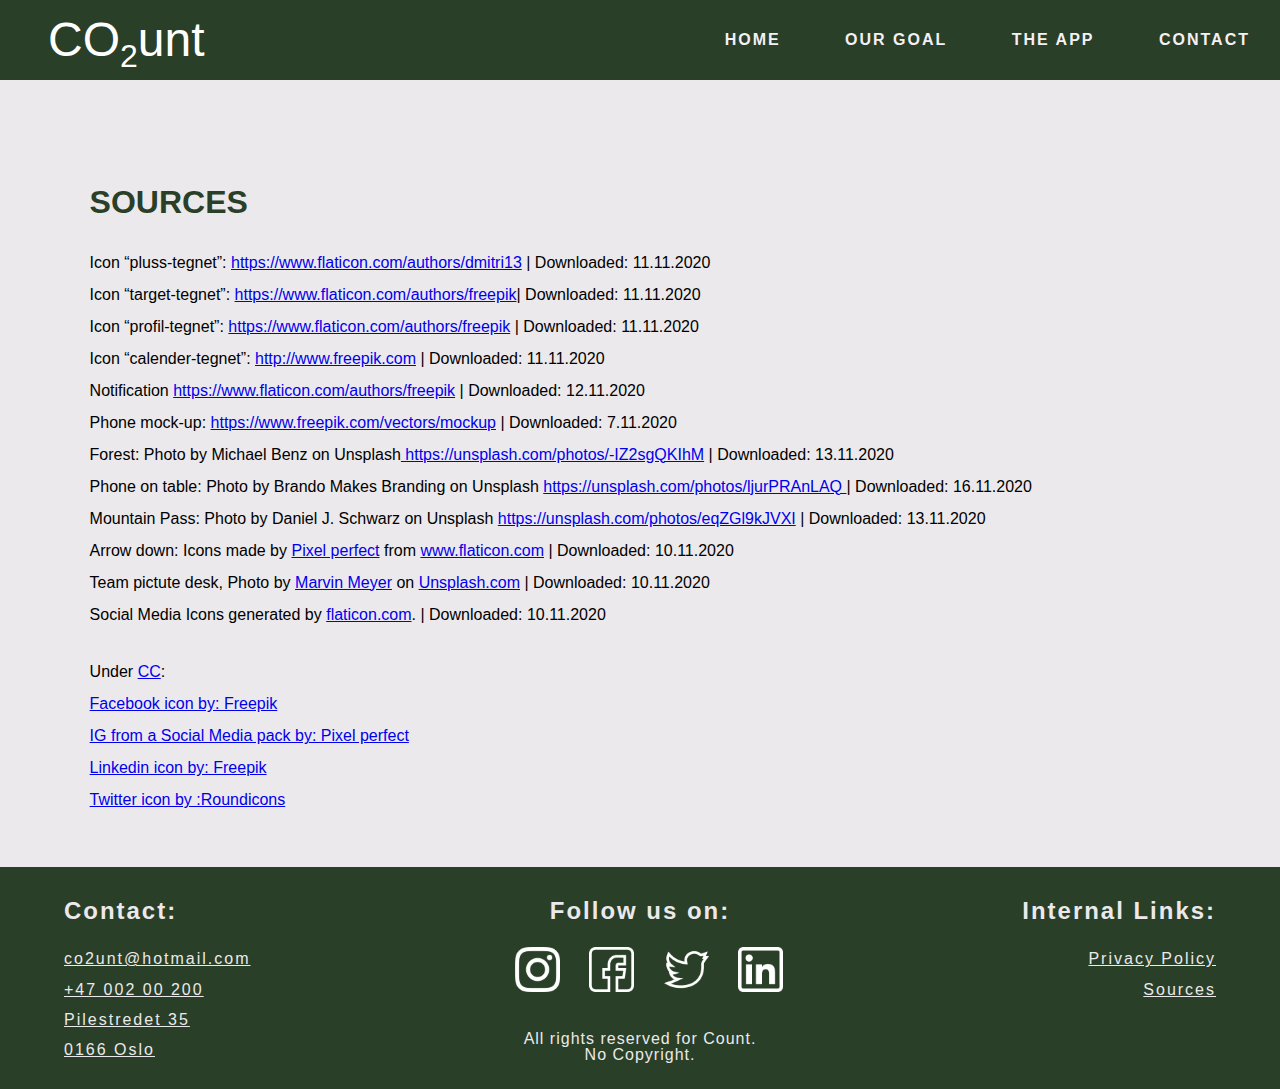
<file: sources.html>
<!DOCTYPE html>
<html lang="en">

    <head>
        <meta charset="UTF-8">
        <meta name="viewport" content="width=device-width, initial-scale=1.0">
        <title>Sources</title>
        <link rel="stylesheet" href="style/main.css">
        <link rel="stylesheet" href="style/index.css">
        <link rel="stylesheet" href="style/sources.css">

    </head>
    <body>
        <header>
            <div class="navbar">

                <a href="index.html">
                    CO<sub>2</sub>unt
                </a>

                <input id="checkbox" type="checkbox" tabindex="1">
                <label for="checkbox" class="menuButton">
                    <div class="burger-bar"></div>
                    <div class="moob"> MENU</div>
                    <div class="burger-bar"></div>

                </label>

                <nav>
                    <a href="index.html">home</a>
                    <a href="science.html">Our Goal</a>
                    <a href="app.html">The App</a>
                    <a href="contact.html">Contact</a>

                    <br>
                </nav>

            </div>
        </header>

        <main id="sources">
            <div class="grid1">
            <div class="app">
              <h1><strong>Sources</strong></h1>
              <p>
                Icon “pluss-tegnet”:
                <a href="https://www.flaticon.com/authors/dmitri13">https://www.flaticon.com/authors/dmitri13</a>  |   Downloaded: 11.11.2020 <br>
                Icon “target-tegnet”:
                <a href="https://www.flaticon.com/authors/freepik">https://www.flaticon.com/authors/freepik</a>|    Downloaded: 11.11.2020 <br>
                Icon “profil-tegnet”:
                <a href="https://www.flaticon.com/authors/freepik">https://www.flaticon.com/authors/freepik</a>  |  Downloaded: 11.11.2020<br>
                Icon “calender-tegnet”:
                <a href="http://www.freepik.com">http://www.freepik.com</a> |   Downloaded: 11.11.2020 <br>
                Notification
                <a href="https://www.flaticon.com/authors/freepik">https://www.flaticon.com/authors/freepik</a> |   Downloaded: 12.11.2020 <br>
                Phone mock-up:
                <a href="https://www.freepik.com/vectors/mockup">https://www.freepik.com/vectors/mockup</a>  |  Downloaded: 7.11.2020 <br>
                Forest:
                Photo by Michael Benz on Unsplash<a href=" https://unsplash.com/photos/-IZ2sgQKIhM"> https://unsplash.com/photos/-IZ2sgQKIhM</a> |   Downloaded: 13.11.2020 <br>
                Phone on table:
                Photo by Brando Makes Branding on Unsplash  <a href="https://unsplash.com/photos/ljurPRAnLAQ"> https://unsplash.com/photos/ljurPRAnLAQ </a>  |  Downloaded: 16.11.2020 <br>
                Mountain Pass:
                Photo by Daniel J. Schwarz on Unsplash <a href="https://unsplash.com/photos/eqZGl9kJVXI">https://unsplash.com/photos/eqZGl9kJVXI</a>  |  Downloaded: 13.11.2020 <br>
                Arrow down:
                Icons made by <a href="https://www.flaticon.com/authors/pixel-perfect" title="Pixel perfect">Pixel perfect</a> from <a href="https://www.flaticon.com/free-icon/down-arrow_892499?term=arrow%20down&page=1&position=3&related_item_id=892499" title="Flaticon"> www.flaticon.com</a> |   Downloaded: 10.11.2020 <br>
                Team pictute desk, Photo by <a href="https://unsplash.com/@marvelous?utm_source=unsplash&amp;utm_medium=referral&amp;utm_content=creditCopyText">Marvin Meyer</a> on <a href="https://unsplash.com/photos/SYTO3xs06fU">Unsplash.com</a></span>  |  Downloaded: 10.11.2020  <br>
                Social Media Icons generated by <a href="https://www.flaticon.com">flaticon.com</a>.  |  Downloaded: 10.11.2020
                <p>Under <a href="http://creativecommons.org/licenses/by/3.0/">CC</a>: <br>
                  <a data-file="002-facebook" href="https://www.flaticon.com/free-icon/facebook_1051360">Facebook icon by: Freepik</a> <br>
                   <a data-file="001-instagram" href="https://www.flaticon.com/packs/social-logo-2">IG from a Social Media pack by: Pixel perfect</a> <br>
                   <a data-file="006-linkedin" href="https://www.flaticon.com/free-icon/linkedin_1384088">Linkedin icon by: Freepik</a> <br>
                  <a data-file="004-twitter" href="https://www.flaticon.com/free-icon/twitter_1051382">Twitter icon by :Roundicons</a></p>

                </p>
            </div>

       </main>

       <script src="script.js"></script>
       <footer class="grid1">
        <div class="app" id="coninfo">
            <h3 id="contactinfo">Contact:</h3>
            <ul>
                <li></strong> <a href="mailto:CO2unt@hotmail.com">co2unt@hotmail.com</a></li>
                <li></strong> <a href= "tel:+47002002002">+47 002 00 200</a></li>
                <li></strong><a href="https://www.google.com/maps/place/Pilestredet+Park+35,
                                      +0176+Oslo/@59.920016,10.7349278,17z/data=!3m1!4b1!4m5!3m4!1s0x46416e7be9360583:
                                      0xd6055de95de70ffa!8m2!3d59.920016!4d10.7371164" target="_blank">Pilestredet 35 <br> 0166 Oslo</a> </li>
            </ul>
        </div>

         <div class="app sosial">
             <h3>Follow us on:</h3>
           <a href="https://www.instagram.com/co2unt/" target="_blank"><img src="media/001-instagram.png" alt="Instagram link"></a>
           <a href="https://www.facebook.com/COUNT-105664638024656" target="_blank"><img src="media/002-facebook.png" alt="Facebook link"></a>
           <a href="https://twitter.com/CO2unt" target="_blank"><img src="media/004-twitter.png" alt="Twitter link"></a>
           <a href="https://www.linkedin.com/" target="_blank"><img src="media/006-linkedin.png" alt="Linkedin link"></a>
           <p id ="copyright">All rights reserved for Count. <br> No Copyright.</p>
        </div>

        <div class="app" id="rightalign">
            <h3>Internal Links:</h3>
            <a  href="privacy.html" > Privacy Policy</a> <br>
            <a  href="sources.html" > Sources</a>
        </div>

        </footer>
    </body>
</html>
</file>
<file: style/main.css>
*{
    margin: 0;
    padding: 0;
    font-family: Arial, Helvetica, sans-serif;
    
}

html{
    scroll-behavior: smooth;
}

main{
    margin-top: 10vw;
}

body{
    background-color: #ece9ec;
}

h1{
    margin: 2vw;
    color: #293F27;
    text-transform: uppercase;
}

p{
    margin: 2vw;
    color: black;
    line-height: 2;
}

span {
    font-weight: 700;
    color: #771b07;
    letter-spacing: 1px;
}

.fix-pos{
    position: fixed;
}

/* NAVBAR */
.navbar {
    background-color: #293F27;
    top: 0;
    width: 100%;
    z-index: 999;
    position: fixed;
    height: 80px;
}

.navbar a img {
    height: 100%;
    float: left;
    margin-left: 2vw;
}
.navbar a{
    line-height: 80px;
    text-decoration: none;
    color: white;
    font-size: 3rem;
    
    margin-left: 3rem;
}

.navbar a sub {
    font-size: 2rem;
}

.navbar nav {
    float: right;
    line-height: 80px;
}

.navbar nav a {
    color: rgba(245, 240, 246, 1);
    text-decoration: none;
    text-transform: uppercase;
    font-size: 1rem;
    font-weight: bold;
    display: inline-block;
    padding: 0px 30px;
    letter-spacing: 2px;
    margin: 0px;

}

.menuButton {
    float: right;
    line-height: 6px;
    padding: 0px 20px;
    cursor: pointer;
    display: none;
    color: white;
    text-align: center;
    font-size: 4vw;
}


#checkbox {
    display: none;
}

.navbar nav a:hover {
    color: #293F27;
    background-color: #ece9ec;
    text-decoration: underline;
    position: block;
    transition: 0.3s;
}

#current {
    text-decoration: underline;
}

/*end NAVBAR----------------------------------------------------------------------------------------
start FLEXGRID*/

.grid1{
    display: flex;
}

.app{
    flex: 1;
    margin-top: 3vw;
    margin-left: 5%;
    margin-bottom: 2vw;
    margin-right: 5%;
}

.app img {
    width: fit-content;
    height: auto;
}

.counter{
    flex:2;
}

.sosial img{
    width: 15%;
    padding: 1%;
    -webkit-filter: invert(1);
    filter: invert(1);
}

.sosial a{
    margin-left: 1.13em;
}

.sosial img:hover{
    -webkit-filter: invert(0);
    filter: invert(0);
    background-color: #ece9ec;
    border-radius: 20%;
    transition: 0.4s;
}

#copyright{
  color:#ece9ec;
  font-size: 1.25vw;
  text-align: center;
  letter-spacing: 1px;
  line-height: 1;
}

/*Footer part ------------------------------------------------------------------------------------------*/

footer {
    background-color:#293F27;
    font-size: 1.6vw;
}

footer .app{
    text-align: center;
    margin-bottom: 0;
    margin-top: 2.32vw;
}

footer *{
margin: 0 px;
padding: 0 px;
}

footer h3{
    color:#ece9ec;
    text-align: center;
    letter-spacing: 2px;
    margin-bottom: 1.5vw;
    margin-top: 0%;
}


footer .app a{
    font-size: 1.25vw;
    color: #ece9ec;
    letter-spacing: 2px;
    line-height: 1.9;
}

#contactinfo{
text-align: left;
}

ul li a:hover{
    color: salmon;
}

#rightalign a:hover{
  color: salmon;
}

footer li{
     color: #ece9ec;
     list-style: none;
     text-align: left;
}

#rightalign{
    text-align: right;

}
#rightalign h3{
    text-align: right;
}

#vision {
    text-align: center;
}

#vision img {
    width: 100%;
    z-index: -100;
}

#vision h1 {
    margin-top: -36vw;
    margin-bottom: 25vw;
    letter-spacing: 2px;
    color: #293F27;
    font-weight: lighter;
    font-size: 5vw;
   text-shadow: 1px 1px lightgray;
}

#arrowdown, #arrowup{
    margin-top: -5.5vw;
    width: 5%;
    height: 5em;
    text-align: center;
    margin-left: 47.5%;
    margin-right: 47.5%;
}

#arrowdown a{
    color: #293F27;
    text-decoration: none;
    text-align: center;
}

#arrowdown a img, #arrowup a img{
    width: 100%;
    border-radius: 5px;
}

#arrowdown:hover, #arrowup:hover{
    opacity: 80%;
    margin-right: 47%;
    margin-left: 47%;
    transition: 0.5s;
    width: 6%;
}

#arrowup a img{
    transform: scaleY(-1);
}

#arrowup{
    margin-top: 4vw;
    margin-bottom: 3em;
}

/* Mediadel**********************************************************************************************/


@media only screen and (max-width: 900px) {
    .navbar nav a {
        padding: 0px 15px;
    }
}


@media only screen and (max-width: 800px) {
    p{
        font-size: 12pt;
    }

    .menuButton {
        display: inline-block;
        width: 100px;
        height: 100%;
        position: relative;
    }

    main{
        width: 100%;
        padding-top: 5vw;
    }
    .burger-bar {
        display: block;
        width: 100%;
        height: 5px;
        background-color: white;
        margin: 15px 0px;
        border-radius: 2px;
        transition: 300ms;
    }

    .navbar nav {
        position: fixed;
        width: 100%;
        height: 100%;
        top: 80px;
        left: 0px;
        display: none;
        background-color: rgb(25, 25, 25);
        overflow: scroll;
    }

    .navbar nav a {
        display: block;
        text-align: center;
        font-size: 1.5rem;
        padding: 20px 0px;
    }

    #checkbox {
        display: none;
        opacity: 0;
        position: absolute;
        right: 0;
        width: 100px;
        height: 100%;
    }

    #checkbox:checked ~ nav {
        display: block;
    }

    #checkbox:hover {
        cursor: pointer;
    }

    #checkbox:focus ~ .menuButton{
        outline: 1px solid white;
        z-index: 1; /* Plasserer outline over menyen */
    }

    .grid1{
        display:block;
    }

    .navbar{
        position: fixed;
    }

    #rightalign h3, #rightalign, #coninfo ul li, #contactinfo, footer .app h3, #copyright{
        text-align: left;
        font-size: 7vw;

    }

    footer, footer .app a, footer .app ul li, #copyright{
        font-size: 65%;
        letter-spacing: 2px;
    }


    footer a{
      text-align: left;
    }

    #copyright{
        font-size: 5vw;
        margin-top: 5.2ex;
        
    }

    .grid1  .sosial img{
      padding-top: 5%;
      padding-bottom: 5%;
      margin-left: 0;
    }

    footer h3{
        padding-top: 20%;
        letter-spacing: 3px;;
    }

    footer{
        padding-bottom: 20%;
    }

    #vision h1, #arrowdown{
        display: none;
    }

    #arrowup, #arrowup:active, #arrowup:hover{
        margin-left: 40%;
        width: 20%;
        margin-right: 40%;
        height: 20vw;
    }   
}


@media only screen and (max-width: 300px){
    .navbar a{
        font-size: 7vw;
    }

    .navbar a sub{
        font-size: 5vw;
    }
}
</file>
<file: style/index.css>
#index {
    margin-bottom: 11vw;
    margin-top: 0vw;
    
}

#index p {
    font-size: 12pt;
    text-align: left;
    line-height: 2;

}

#index h1{
    font-weight: bold;
    padding-top: 1.5vw;
}

#index #vision h1{
    text-align: left;
    margin-right: 60%;
    margin-left: 8%;
    margin-top: -24vw;
    margin-bottom: 0px;
    font-size: 3vw;
}

#index #vision img {
    height: 50vw;
}

#index #vision #arrowdown{
    text-align: left;
    margin-top: 0px;
    margin-left: 15%;
    margin-right: 80%;
    margin-bottom: 7.5vw;
}

#index #vision #arrowdown:hover{
    opacity: 80%;
    margin-right: 79.5%;
    margin-left: 14.5%;
    transition: 0.5s;
    width: 6%;
}

#index #vision #arrowdown img{
    margin-left:3em;
    margin-top: 0.8em;
    height: auto;
    border-radius: 5px;
}

#index #vision #logoInVision {
    margin-left: 15%;
    width: 45%;
    margin-right: 40%;
    height: auto;
}

#index .grid1 .app img {
    margin-top: 3em;
    width: 100%;
}

#index .app{
    margin-top: 1vw;
}

@media only screen and (max-width: 800px){
    #index .app p{
        line-height: 2.5;
    }

    #index .app h1{
        padding-top: 18vw;
        padding-bottom: 10vw;
    }

    #index .app img{
        width: 70%;
    }

    #index{
        padding-top: 80px;
    } 
}
</file>
<file: style/app.css>
#app{
    margin-top: 0vw;
}

#app .grid1{
    padding-left: 15%;
    padding-right: 15%;
    margin-top: 2%;
}

#app .counter {
    margin-right: 10%;
    margin-top: 5vw;
    margin-bottom: 5vw;
}

#app .counter p {
    font-size: 1.5vw;
    line-height: 1.8;
}

#app .app {
    margin-top: 5vw;
    margin-bottom: 5vw;
}

#app .app img {
    max-width: 220px;
    margin-top: 2.5vw;
    border-radius: 5%;
}

#app_footer{
    margin-top: 0;
}



.offset {
    background-color: rgb(214, 236, 224);
}

@media only screen and (max-width: 800px) {
    *{
        padding: 0;
        margin: 0;
    }
    #app {

        width: 100%;
    }

    #app .grid1{
        padding-left: 2%;
        padding-right: 2%;
        width: 96%;
    }

    #app .app img {
        width: 90%;
        margin-left: 15%;
        padding-top: 0em;
        padding-bottom: 3em;
    }

    #app .counter p {
        font-size: 12pt;
        padding-left: 10%;
        line-height: 2.5;
    }

    #app .counter h1{
        padding-left: 10%;
        padding-top: 2.5em;
        font-size: 20pt;
    }

    #app .counter #appTittel {
        margin-bottom: 0.5em;
        margin-top: -9vw;
    }

    #app{
        padding-top: 80px;
    }



}

/*img{
    height: 85%;
    width: 70%;
    margin-top: -15%;
}

.counter{
    height: 42vw;
    width: 30vw;
    margin-top: -1%;

}*/
</file>
<file: style/contact.css>
#contact .app img{
width: 100%;
}

#contact .app p{
    font-size: 1.4vw;
    text-align: left;
    line-height: 2;
}

#contact .app h1{
    margin-top: -2vw;
}

#contact .grid1{
    padding-bottom: 1.5vw;
}

#contact .staff .app p{
    letter-spacing: 1px;
    color:#771b07 ; 
    text-align: center;
}

.row {
    display: flex;
    flex-direction: row;
    flex-wrap: wrap;
    width: 100%;
}

.mail{
    color: rgb(75, 75, 75);
}


@media only screen and (max-width: 730px) {
    #contact{
        padding-top: 20vw;
    }
    #contact .app p, .counter p{
        font-size: 5vw;
    }

    #contact .staff .app p{
        letter-spacing: 1px;
        text-align: left;
      }
    #contact .grid1{
        padding-bottom: 25vw;
        padding-top: 10vw;
      }

    #contact img.staffpics{
        width:60%;
        height:auto;
        margin-left: 20%;
        margin-right: 20%;
      }
}
</file>
<file: style/privacy.css>
#privacy {
    margin-top: 80px;
}

#privacy p {
    line-height: 1.5;
}

#current {
    text-decoration: none;
}
</file>
<file: style/science.css>
#science .grid1 .app img {
    margin-top: 3em;
    width: 100%;
}

#science{
    margin-top: 0px;
}

#science .grid1{
    margin-right: 10%;
    margin-left: 10%;
}

#science .app{
    margin-left: 0;
}

#science .grid1 .counter img{
    width: 100%;
    margin-top: 5vw;
}

#science #vision #arrowdown{
    margin-bottom: 8em;
}

#ungoals{
  background-color: white;
  border-radius:10px;
  color: black;
  padding: 10px 15px;
  text-decoration: underline;
  display: inline-block;
}

#ungoals:hover{
  background-color:#FFE4C4;
  border-radius:10px;
  color: black;
  padding: 10px 15px;
  text-decoration: none;
  display: inline-block;
}


@media only screen and (max-width: 730px) {
  #science{
      padding-top: 80px;
  }
  #science .grid1{
    margin-top: 18vw;
    margin-bottom: 10vw;
}

#science h1{
    padding-bottom: 10vw;
}


#science .counter img{
    width: 70%;
}

}
</file>
<file: style/sources.css>
#current {
    text-decoration: none;
}

#sources{
    margin-top: 120px;
}
</file>
